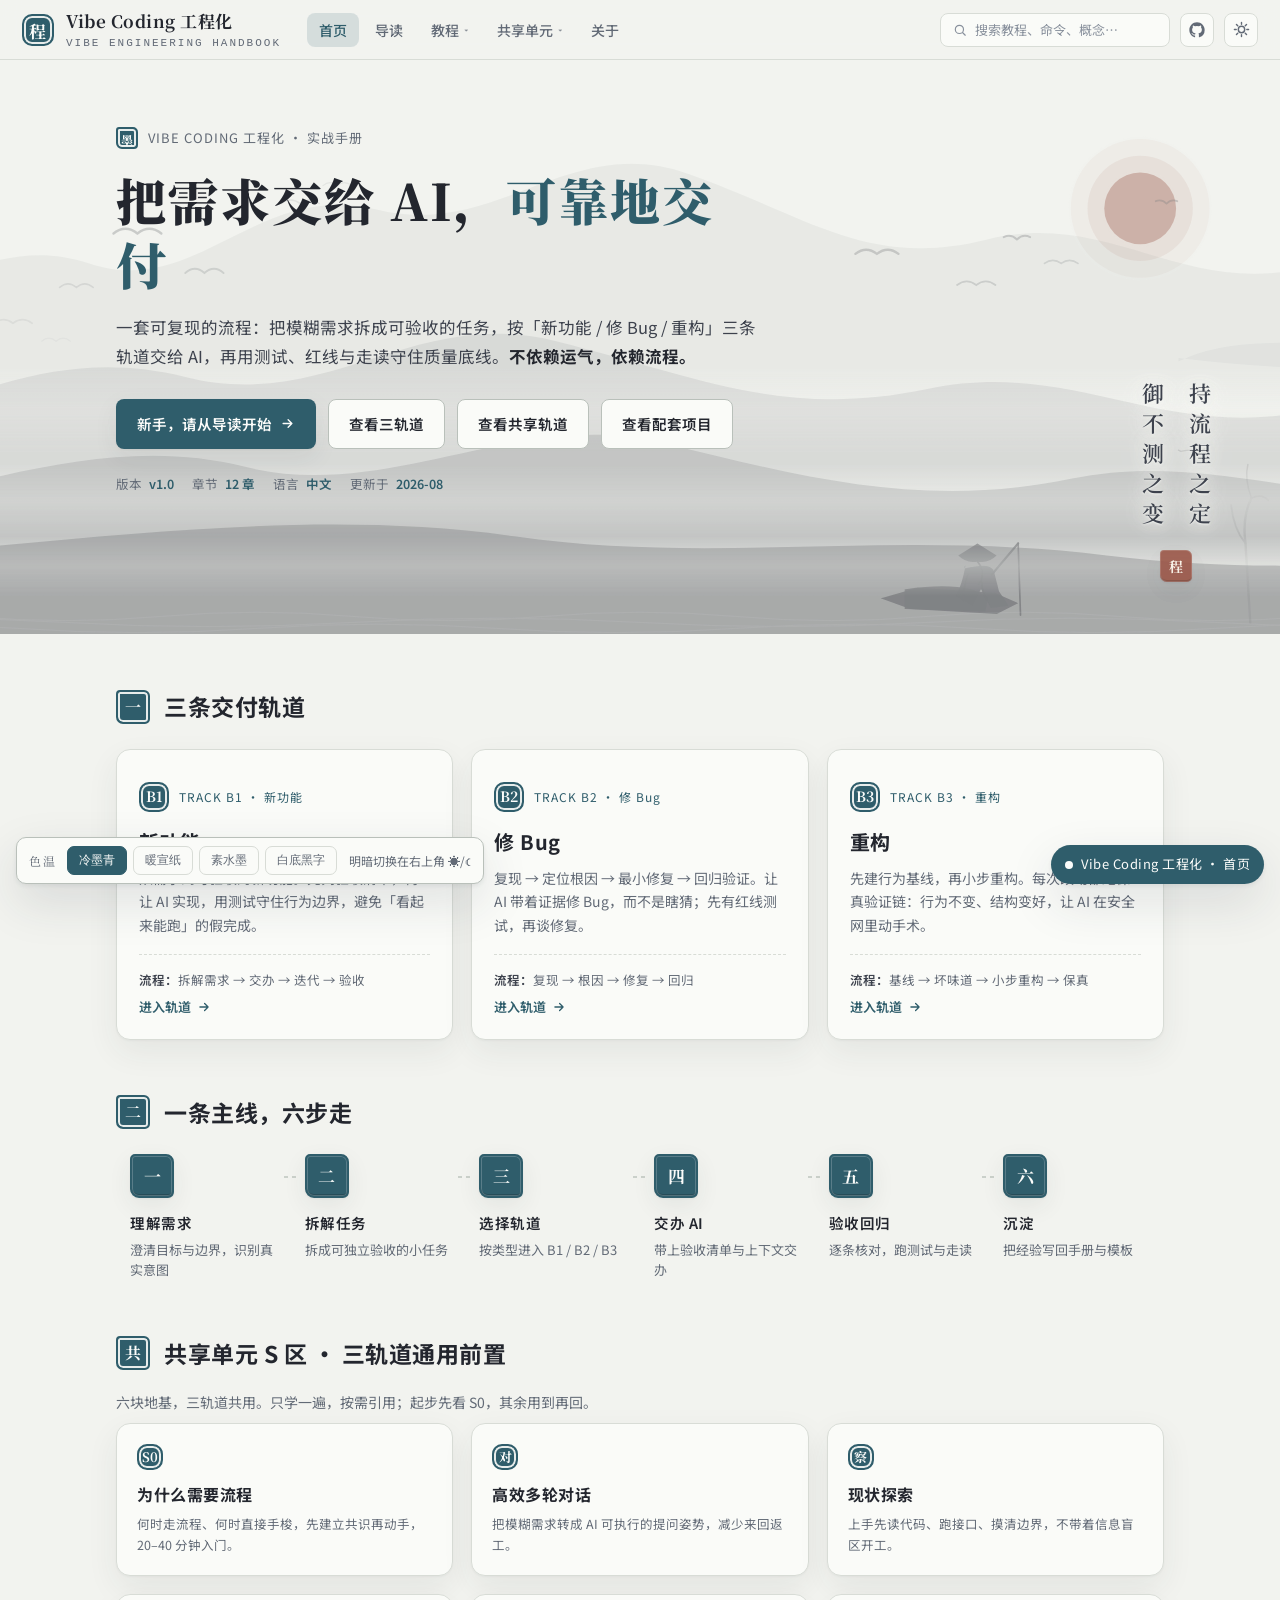
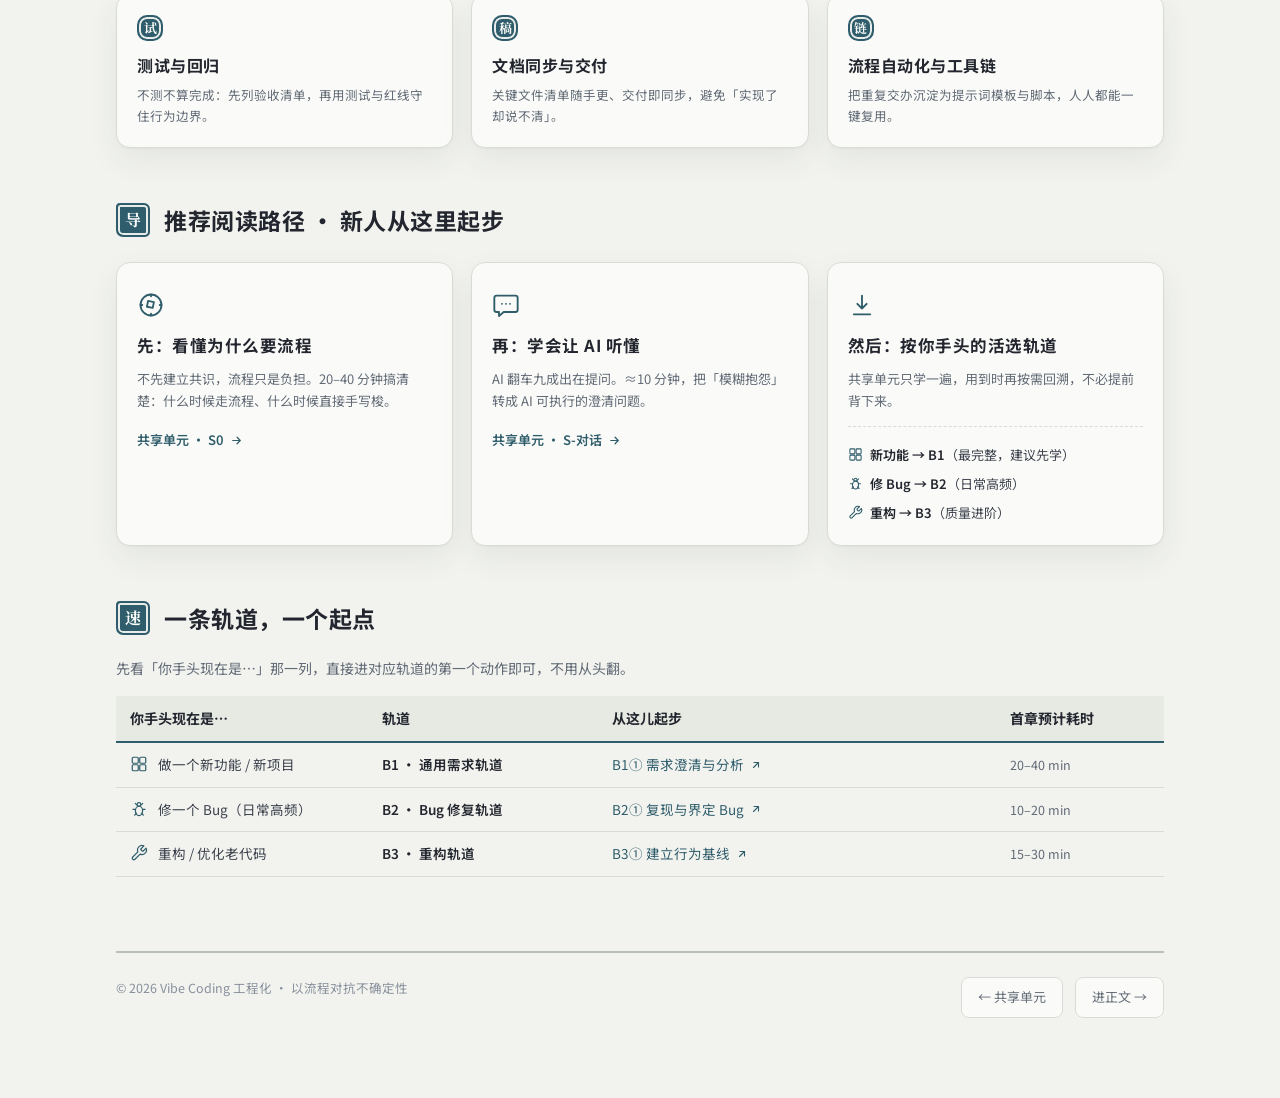
<file: index.html>
<!DOCTYPE html>
<html lang="zh-CN" data-theme="dark" data-temp="cool"><head>
<meta charset="UTF-8">
<meta name="viewport" content="width=device-width, initial-scale=1.0">
<title>首页 — Vibe Coding 工程化</title>
<link rel="preconnect" href="https://fonts.googleapis.com">
<link rel="preconnect" href="https://fonts.gstatic.com" crossorigin="">
<link href="https://fonts.googleapis.com/css2?family=Noto+Serif+SC:wght@500;600;700;900&amp;family=Noto+Sans+SC:wght@400;500;700&amp;display=swap" rel="stylesheet">
<link rel="stylesheet" href="assets/style.css?v=3">
</head>
<body>

<!-- ===== 顶部导航 ===== -->
<header class="topnav">
  <a class="brand" href="index.html">
    <span class="seal">程</span>
    <span>Vibe Coding 工程化<small>VIBE ENGINEERING HANDBOOK</small></span>
  </a>
  <nav class="nav-links">
    <a href="index.html" class="active">首页</a>
    <a href="doc.html?doc=00-导读/README.md">导读</a>
    <div class="nav-dd">
      <button class="nav-dd-btn" aria-haspopup="true" aria-expanded="false">教程 <span class="nav-caret">▾</span></button>
      <div class="nav-dd-menu">
        <a href="doc.html?doc=30-B1通用需求轨道/B1①-需求澄清与分析.md">B1 · 通用需求轨道</a>
        <a href="doc.html?doc=40-B2Bug修复轨道/B2①-复现与界定Bug.md">B2 · Bug 修复轨道</a>
        <a href="doc.html?doc=50-B3重构轨道/B3①-建立行为基线.md">B3 · 重构轨道</a>
      </div>
    </div>
    <div class="nav-dd">
      <button class="nav-dd-btn" aria-haspopup="true" aria-expanded="false">共享单元 <span class="nav-caret">▾</span></button>
      <div class="nav-dd-menu">
        <a href="doc.html?doc=10-共享单元/S0-为什么需要流程.md">S0 · 为什么需要流程</a>
        <a href="doc.html?doc=10-共享单元/S-A-现状探索.md">S-A · 现状探索</a>
        <a href="doc.html?doc=10-共享单元/S-B-测试与回归.md">S-B · 测试与回归</a>
        <a href="doc.html?doc=10-共享单元/S-C-文档同步与交付.md">S-C · 文档同步与交付</a>
        <a href="doc.html?doc=10-共享单元/S-D-流程自动化与工具链.md">S-D · 流程自动化与工具链</a>
        <a href="doc.html?doc=10-共享单元/S-对话-与AI高效多轮对话.md">S-E · 与 AI 高效多轮对话</a>
      </div>
    </div>
    <a href="about.html">关于</a>
  </nav>
  <div class="nav-actions">
    <div class="search">
      <svg width="14" height="14" viewBox="0 0 24 24" fill="none" stroke="currentColor" stroke-width="2" stroke-linecap="round"><circle cx="11" cy="11" r="7"></circle><path d="m21 21-4.3-4.3"></path></svg>
      <input placeholder="搜索教程、命令、概念…">
    </div>
    <a class="icon-btn" href="https://github.com/pchuan837-lab/vibe-coding-engineering" target="_blank" rel="noopener" title="GitHub" aria-label="GitHub">
      <svg width="16" height="16" viewBox="0 0 24 24" fill="currentColor"><path d="M12 .5C5.65.5.5 5.65.5 12c0 5.08 3.29 9.39 7.86 10.91.58.11.79-.25.79-.56v-2.17c-3.2.7-3.87-1.36-3.87-1.36-.52-1.33-1.28-1.68-1.28-1.68-1.04-.71.08-.7.08-.7 1.15.08 1.76 1.18 1.76 1.18 1.03 1.76 2.7 1.25 3.35.96.1-.75.4-1.25.72-1.54-2.55-.29-5.24-1.28-5.24-5.68 0-1.26.45-2.28 1.18-3.09-.12-.29-.51-1.46.11-3.05 0 0 .96-.31 3.15 1.18a10.9 10.9 0 0 1 5.74 0c2.19-1.49 3.15-1.18 3.15-1.18.62 1.59.23 2.76.11 3.05.73.81 1.18 1.83 1.18 3.09 0 4.41-2.69 5.38-5.25 5.66.41.36.78 1.06.78 2.14v3.17c0 .31.21.68.8.56A11.52 11.52 0 0 0 23.5 12C23.5 5.65 18.35.5 12 .5Z"></path></svg>
    </a>
    <button class="icon-btn theme-toggle" title="切换明暗" aria-label="切换明暗">
      <svg class="icon-sun" width="17" height="17" viewBox="0 0 24 24" fill="none" stroke="currentColor" stroke-width="2" stroke-linecap="round"><circle cx="12" cy="12" r="4.5"></circle><path d="M12 2v2.5M12 19.5V22M2 12h2.5M19.5 12H22M4.9 4.9l1.8 1.8M17.3 17.3l1.8 1.8M4.9 19.1l1.8-1.8M17.3 6.7l1.8-1.8"></path></svg>
      <svg class="icon-moon" width="17" height="17" viewBox="0 0 24 24" fill="none" stroke="currentColor" stroke-width="2" stroke-linecap="round" stroke-linejoin="round"><path d="M21 12.8A9 9 0 1 1 11.2 3a7 7 0 0 0 9.8 9.8Z"></path></svg>
    </button>
  </div>
</header>

<!-- ===== 卷首全幅水墨画（全宽，飞鸟/水纹/竹枝） ===== -->
<section class="hero">
  <div class="hero-inner">
    <div class="hero-grid">
      <div class="hero-text">
    <span class="kicker"><span class="seal">墨</span>VIBE CODING 工程化 · 实战手册</span>
    <h1>把需求交给 AI，<em>可靠地交付</em></h1>
    <p class="lead">一套可复现的流程：把模糊需求拆成可验收的任务，按「新功能 / 修 Bug / 重构」三条轨道交给 AI，再用测试、红线与走读守住质量底线。<strong>不依赖运气，依赖流程。</strong></p>
    <div class="hero-cta">
      <a class="btn btn-primary" href="doc.html?doc=00-导读/README.md">新手，请从导读开始
        <svg width="15" height="15" viewBox="0 0 24 24" fill="none" stroke="currentColor" stroke-width="2.2" stroke-linecap="round" stroke-linejoin="round"><path d="M5 12h14M13 6l6 6-6 6"></path></svg>
      </a>
      <a class="btn btn-ghost" href="#tracks">查看三轨道</a>
      <a class="btn btn-ghost" href="doc.html?doc=10-共享单元/S0-为什么需要流程.md">查看共享轨道</a>
      <a class="btn btn-ghost" href="about.html#projects">查看配套项目</a>
    </div>
    <div class="meta">
      <span>版本 <b>v1.0</b></span>
      <span>章节 <b>12 章</b></span>
      <span>语言 <b>中文</b></span>
      <span>更新于 <b>2026-08</b></span>
    </div>
      </div><!-- /hero-text -->
    </div><!-- /hero-grid -->
  </div><!-- /hero-inner -->

  <!-- 山水题字：竖排墨字直接写入画境，无纸底无边框，融入墨山 -->
  <div class="inscription" aria-hidden="true">
    <div class="in-poem">持流程之定<br>御不测之变</div>
    <span class="in-seal in-sign">程</span>
  </div>

  <!-- 水墨远山淡雾（飞鸟群 + 竹枝 + 水纹） -->
  <svg class="ink-scene" viewBox="0 0 1440 480" preserveAspectRatio="xMidYMax slice" aria-hidden="true">
    <defs>
      <linearGradient id="mist1" x1="0" y1="0" x2="0" y2="1">
        <stop offset="0" stop-color="var(--mist)" stop-opacity="0"></stop>
        <stop offset="0.5" stop-color="var(--mist)" stop-opacity="0.8"></stop>
        <stop offset="1" stop-color="var(--mist)" stop-opacity="0"></stop>
      </linearGradient>
      <linearGradient id="mist2" x1="0" y1="0" x2="0" y2="1">
        <stop offset="0" stop-color="var(--mist)" stop-opacity="0"></stop>
        <stop offset="0.5" stop-color="var(--mist)" stop-opacity="0.7"></stop>
        <stop offset="1" stop-color="var(--mist)" stop-opacity="0"></stop>
      </linearGradient>
      <linearGradient id="mist3" x1="0" y1="0" x2="0" y2="1">
        <stop offset="0" stop-color="var(--mist)" stop-opacity="0"></stop>
        <stop offset="0.5" stop-color="var(--mist)" stop-opacity="0.6"></stop>
        <stop offset="1" stop-color="var(--mist)" stop-opacity="0"></stop>
      </linearGradient>
    </defs>
    <circle cx="1138" cy="124" r="60" fill="var(--moon)" opacity="0.10"></circle>
    <circle cx="1138" cy="124" r="44" fill="var(--moon)" opacity="0.22"></circle>
    <circle cx="1138" cy="124" r="32" fill="var(--moon)"></circle>
    <!-- 墨日：白天模式同位置以墨色剪影作"日"，暗夜自动隐藏 -->
    <g class="sun" aria-hidden="true">
      <circle cx="1138" cy="124" r="58" fill="var(--seal)" opacity="0.08"></circle>
      <circle cx="1138" cy="124" r="44" fill="var(--seal)" opacity="0.16"></circle>
      <circle cx="1138" cy="124" r="30" fill="var(--seal)" opacity="0.7"></circle>
    </g>
    <!-- 飞鸟群 -->
    <g stroke="var(--scene-ink)" fill="none" stroke-linecap="round">
      <path d="M280,145 q10,-8 20,0 q10,-8 20,0" stroke-width="2" opacity="0.35"></path>
      <path d="M340,178 q8,-7 16,0 q8,-7 16,0" stroke-width="1.6" opacity="0.25"></path>
      <path d="M235,190 q7,-6 14,0 q7,-6 14,0" stroke-width="1.4" opacity="0.18"></path>
      <path d="M420,120 q8,-6 16,0 q8,-6 16,0" stroke-width="1.2" opacity="0.15"></path>
      <path d="M455,105 q6,-5 12,0 q6,-5 12,0" stroke-width="1" opacity="0.12"></path>
      <path d="M180,220 q8,-6 16,0 q8,-6 16,0" stroke-width="1.4" opacity="0.12"></path>
      <path d="M220,235 q6,-5 12,0 q6,-5 12,0" stroke-width="1" opacity="0.08"></path>
      <path d="M900,162 q9,-7 18,0 q9,-7 18,0" stroke-width="2" opacity="0.34"></path>
      <path d="M985,188 q8,-6 16,0 q8,-6 16,0" stroke-width="1.6" opacity="0.28"></path>
      <path d="M1058,170 q7,-5 14,0 q7,-5 14,0" stroke-width="1.4" opacity="0.24"></path>
    </g>
    <!-- 竹枝 -->
    <g stroke="var(--scene-ink)" fill="none" stroke-linecap="round" opacity="0.2">
      <path d="M1320,480 L1310,380 Q1305,350 1315,330" stroke-width="2"></path>
      <path d="M1230,470 L1226,404 Q1223,382 1231,366" stroke-width="2"></path>
      <path d="M1226,404 Q1216,392 1214,372" stroke-width="1.5"></path>
      <path d="M1231,366 Q1225,350 1228,338" stroke-width="1.2"></path>
      <path d="M1231,366 Q1240,362 1245,368" stroke-width="1.5"></path>
      <path d="M1310,380 Q1298,365 1295,340" stroke-width="1.5"></path>
      <path d="M1315,330 Q1308,310 1312,290" stroke-width="1.2"></path>
      <path d="M1315,330 Q1325,325 1330,330" stroke-width="1.5"></path>
      <path d="M1315,330 Q1305,325 1300,332" stroke-width="1.5"></path>
      <path d="M1295,340 Q1285,335 1280,342" stroke-width="1.2"></path>
      <path d="M1310,380 Q1320,375 1325,382" stroke-width="1.2"></path>
    </g>
    <!-- 远山淡雾（三层） -->
    <path d="M0,480 L0,250 C100,215 170,140 260,170 C350,200 400,100 500,125 C600,150 660,60 760,95 C860,130 910,175 1010,150 C1110,125 1170,195 1270,175 C1370,155 1410,215 1440,205 L1440,480 Z" fill="var(--scene-ink)" opacity="0.08"></path>
    <!-- 点景 · 一行远鸥（填补右上空白，淡墨“人”字两撇） -->
    <g stroke="var(--scene-ink)" fill="none" stroke-linecap="round" opacity="0.34">
      <path d="M1035,150 q5,-5 11,-2 M1035,150 q-5,-5 -11,-2" stroke-width="1.7"></path>
      <path d="M1160,120 q4,-4 9,-2 M1160,120 q-4,-4 -9,-2" stroke-width="1.5"></path>
      <path d="M1270,165 q4,-4 9,-2 M1270,165 q-4,-4 -9,-2" stroke-width="1.5"></path>
      <path d="M1340,140 q3,-3 7,-1 M1340,140 q-3,-3 -7,-1" stroke-width="1.3"></path>
    </g>
    <!-- 点景 · 一缕天际淡洲（远水接天处，极淡岛影） -->
    <path d="M1170,252 q42,-22 132,-13 q74,25 148,6 l0,-3 q-108,28 -280,7 z" fill="var(--scene-ink)" opacity="0.07"></path>
    <rect x="0" y="258" width="1440" height="70" fill="url(#mist1)"></rect>
    <path d="M0,480 L0,330 C140,295 220,235 340,265 C460,295 530,205 650,235 C770,265 840,300 960,275 C1080,250 1150,315 1270,295 C1390,275 1420,330 1440,325 L1440,480 Z" fill="var(--scene-ink)" opacity="0.15"></path>
    <rect x="0" y="338" width="1440" height="60" fill="url(#mist2)"></rect>
    <!-- 远景孤帆：极淡一叶隐于雾际，衬出“孤帆远影” -->
    <g class="dot-sail" stroke="var(--scene-ink)" fill="none" stroke-linecap="round">
      <path d="M1172,327 q9,-2 18,0 M1172,327 l-2,-1 M1190,326 l2,-1" stroke-width="1.1" opacity="0.26"></path>
    </g>
    <path d="M0,480 L0,390 C160,360 270,310 390,340 C510,370 620,290 740,320 C860,350 960,375 1080,350 C1200,325 1300,380 1440,365 L1440,480 Z" fill="var(--scene-ink)" opacity="0.24"></path>
    <!-- 点景 · 寒江独钓：乌篷船 + 蓑笠翁垂钓（红框位·下右水面中心偏左，翁面朝右，实墨作景料） -->
    <g class="dot-fisher" fill="none" stroke-linecap="round">
      <!-- 船身 -->
      <path fill="var(--scene-ink)" stroke="var(--scene-ink)" stroke-width="1.8" opacity="0.9" d="M924,450 L952,442 L1016,446 L1034,454 L1018,462 L946,458 Z"></path>
      <!-- 乌篷 -->
      <path fill="var(--scene-ink)" stroke="var(--scene-ink)" stroke-width="1.6" opacity="0.88" d="M942,443 Q994,436 1010,450 L1008,460 L942,458 Z"></path>
      <!-- 斗笠：上尖 + 下沿弧 -->
      <path fill="var(--scene-ink)" opacity="0.92" d="M986,414 L1002,404 L1018,414 Q1011,421 1002,419 Q993,421 986,414 Z"></path>
      <!-- 低头垂钓：头顶淡弧线 -->
      <path stroke="var(--scene-ink)" stroke-width="1.4" opacity="0.85" d="M1002,419 Q1010,429 1003,438"></path>
      <!-- 蓑衣：喇叭下摆斗篷 -->
      <path fill="var(--scene-ink)" opacity="0.9" d="M992,422 Q990,436 984,448 L998,456 L1005,442 L1013,458 L1028,456 L1020,444 L1016,428 Q1014,420 996,424 Q989,426 992,422 Z"></path>
      <!-- 蓑编结构线 -->
      <path stroke="var(--scene-ink)" stroke-width="1.4" opacity="0.85" d="M994,430 Q990,442 990,452 M1006,428 Q1004,442 1010,452"></path>
      <!-- 钓竿 + 钓线（朝右前伸） -->
      <path stroke="var(--scene-ink)" stroke-width="1.8" opacity="0.95" d="M1014,430 L1036,404"></path>
      <path stroke="var(--scene-ink)" stroke-width="1.4" opacity="0.9" d="M1036,404 L1038,464"></path>
    </g>
    <rect x="0" y="398" width="1440" height="50" fill="url(#mist3)"></rect>
    <path d="M0,480 L0,422 C240,404 430,372 615,398 C780,422 930,392 1110,414 C1270,433 1365,412 1440,428 L1440,480 Z" fill="var(--scene-ink)" opacity="0.4"></path>
    <!-- 点景 · 孤帆远影：近景扁舟已去，仅留远景孤帆 + 远鸥 + 淡洲 -->
    <!-- 水纹 -->
    <g stroke="var(--water)" fill="none" stroke-width="0.8" opacity="0.15">
      <path d="M0,475 Q100,468 200,475 Q300,482 400,475 Q500,468 600,475 Q700,482 800,475 Q900,468 1000,475 Q1100,482 1200,475 Q1300,468 1400,475 L1440,472"></path>
      <path d="M0,470 Q120,463 240,470 Q360,477 480,470 Q600,463 720,470 Q840,477 960,470 Q1080,463 1200,470 Q1320,477 1440,470"></path>
      <path d="M0,465 Q80,458 160,465 Q240,472 320,465 Q400,458 480,465 Q560,472 640,465 Q720,458 800,465 Q880,472 960,465 Q1040,458 1120,465 Q1200,472 1280,465 Q1360,458 1440,465"></path>
    </g>
  </svg>

</section>

<!-- ===== 主内容（居中，无侧边栏） ===== -->
<main class="main">

  <!-- 三轨道 -->
  <div class="section-head" id="tracks"><span class="seal">一</span><svg class="brush-mark" viewBox="0 0 40 14"><path d="M2,7 C12,3 24,11 38,6" stroke="currentColor" stroke-width="2.2" fill="none" stroke-linecap="round" opacity="0.55"></path></svg><h2>三条交付轨道</h2><span class="stitch"></span></div>
  <section class="tracks">
    <article class="track">
      <svg class="brush-top" viewBox="0 0 300 12" preserveAspectRatio="none"><path d="M0,7 C60,3 130,10 200,6 C240,4 275,8 300,5" stroke="currentColor" stroke-width="3.5" fill="none" stroke-linecap="round" opacity="0.30"></path></svg>
      <div class="head"><span class="seal">B1</span><span class="tag">TRACK B1 · 新功能</span></div>
      <h3>新功能</h3>
      <p>从需求到可验收的新功能。先列验收清单，再让 AI 实现，用测试守住行为边界，避免「看起来能跑」的假完成。</p>
      <div class="steps"><b>流程：</b>拆解需求 → 交办 → 迭代 → 验收</div>
      <a class="go" href="doc.html?doc=30-B1通用需求轨道/B1①-需求澄清与分析.md">进入轨道
        <svg width="14" height="14" viewBox="0 0 24 24" fill="none" stroke="currentColor" stroke-width="2.2" stroke-linecap="round" stroke-linejoin="round"><path d="M5 12h14M13 6l6 6-6 6"></path></svg>
      </a>
    </article>
    <article class="track">
      <svg class="brush-top" viewBox="0 0 300 12" preserveAspectRatio="none"><path d="M0,7 C60,3 130,10 200,6 C240,4 275,8 300,5" stroke="currentColor" stroke-width="3.5" fill="none" stroke-linecap="round" opacity="0.5"></path></svg>
      <div class="head"><span class="seal">B2</span><span class="tag">TRACK B2 · 修 Bug</span></div>
      <h3>修 Bug</h3>
      <p>复现 → 定位根因 → 最小修复 → 回归验证。让 AI 带着证据修 Bug，而不是瞎猜；先有红线测试，再谈修复。</p>
      <div class="steps"><b>流程：</b>复现 → 根因 → 修复 → 回归</div>
      <a class="go" href="doc.html?doc=40-B2Bug修复轨道/B2①-复现与界定Bug.md">进入轨道
        <svg width="14" height="14" viewBox="0 0 24 24" fill="none" stroke="currentColor" stroke-width="2.2" stroke-linecap="round" stroke-linejoin="round"><path d="M5 12h14M13 6l6 6-6 6"></path></svg>
      </a>
    </article>
    <article class="track">
      <svg class="brush-top" viewBox="0 0 300 12" preserveAspectRatio="none"><path d="M0,7 C60,3 130,10 200,6 C240,4 275,8 300,5" stroke="currentColor" stroke-width="3.5" fill="none" stroke-linecap="round" opacity="0.75"></path></svg>
      <div class="head"><span class="seal">B3</span><span class="tag">TRACK B3 · 重构</span></div>
      <h3>重构</h3>
      <p>先建行为基线，再小步重构。每次改动都跑保真验证链：行为不变、结构变好，让 AI 在安全网里动手术。</p>
      <div class="steps"><b>流程：</b>基线 → 坏味道 → 小步重构 → 保真</div>
      <a class="go" href="doc.html?doc=50-B3重构轨道/B3①-建立行为基线.md">进入轨道
        <svg width="14" height="14" viewBox="0 0 24 24" fill="none" stroke="currentColor" stroke-width="2.2" stroke-linecap="round" stroke-linejoin="round"><path d="M5 12h14M13 6l6 6-6 6"></path></svg>
      </a>
    </article>
  </section>

  <!-- 阅读路径 -->
  <div class="section-head"><span class="seal">二</span><svg class="brush-mark" viewBox="0 0 40 14"><path d="M2,7 C12,3 24,11 38,6" stroke="currentColor" stroke-width="2.2" fill="none" stroke-linecap="round" opacity="0.55"></path></svg><h2>一条主线，六步走</h2><span class="stitch"></span></div>
  <section class="path">
    <div class="path-steps">
      <div class="path-step"><span class="seal">一</span><h4>理解需求</h4><p>澄清目标与边界，识别真实意图</p></div>
      <div class="path-step"><span class="seal">二</span><h4>拆解任务</h4><p>拆成可独立验收的小任务</p></div>
      <div class="path-step"><span class="seal">三</span><h4>选择轨道</h4><p>按类型进入 B1 / B2 / B3</p></div>
      <div class="path-step"><span class="seal">四</span><h4>交办 AI</h4><p>带上验收清单与上下文交办</p></div>
      <div class="path-step"><span class="seal">五</span><h4>验收回归</h4><p>逐条核对，跑测试与走读</p></div>
      <div class="path-step"><span class="seal">六</span><h4>沉淀</h4><p>把经验写回手册与模板</p></div>
    </div>
  </section>

  <!-- 共享单元 S 区一览 -->
  <div class="section-head" id="shared"><span class="seal">共</span><svg class="brush-mark" viewBox="0 0 40 14"><path d="M2,7 C12,3 24,11 38,6" stroke="currentColor" stroke-width="2.2" fill="none" stroke-linecap="round" opacity="0.55"></path></svg><h2>共享单元 S 区 · 三轨道通用前置</h2><span class="stitch"></span></div>
  <p class="lead-note" style="margin:-4px 0 0;color:var(--muted);font-size:14px;line-height:1.7">六块地基，三轨道共用。只学一遍，按需引用；起步先看 S0，其余用到再回。</p>
  <section class="hub-cards">
    <a class="hub-card" href="doc.html?doc=10-共享单元/S0-为什么需要流程.md">
      <div class="head"><span class="seal">S0</span></div>
      <h3>为什么需要流程</h3>
      <p>何时走流程、何时直接手梭，先建立共识再动手，20–40 分钟入门。</p>
    </a>
    <a class="hub-card" href="doc.html?doc=10-共享单元/S-对话-与AI高效多轮对话.md">
      <div class="head"><span class="seal">对</span></div>
      <h3>高效多轮对话</h3>
      <p>把模糊需求转成 AI 可执行的提问姿势，减少来回返工。</p>
    </a>
    <a class="hub-card" href="doc.html?doc=10-共享单元/S-A-现状探索.md">
      <div class="head"><span class="seal">察</span></div>
      <h3>现状探索</h3>
      <p>上手先读代码、跑接口、摸清边界，不带着信息盲区开工。</p>
    </a>
    <a class="hub-card" href="doc.html?doc=10-共享单元/S-B-测试与回归.md">
      <div class="head"><span class="seal">试</span></div>
      <h3>测试与回归</h3>
      <p>不测不算完成：先列验收清单，再用测试与红线守住行为边界。</p>
    </a>
    <a class="hub-card" href="doc.html?doc=10-共享单元/S-C-文档同步与交付.md">
      <div class="head"><span class="seal">稿</span></div>
      <h3>文档同步与交付</h3>
      <p>关键文件清单随手更、交付即同步，避免「实现了却说不清」。</p>
    </a>
    <a class="hub-card" href="doc.html?doc=10-共享单元/S-D-流程自动化与工具链.md">
      <div class="head"><span class="seal">链</span></div>
      <h3>流程自动化与工具链</h3>
      <p>把重复交办沉淀为提示词模板与脚本，人人都能一键复用。</p>
    </a>
  </section>

  <!-- 推荐阅读路径 -->
  <div class="section-head" id="start"><span class="seal">导</span><svg class="brush-mark" viewBox="0 0 40 14"><path d="M2,7 C12,3 24,11 38,6" stroke="currentColor" stroke-width="2.2" fill="none" stroke-linecap="round" opacity="0.55"></path></svg><h2>推荐阅读路径 · 新人从这里起步</h2><span class="stitch"></span></div>
  <section class="guide-grid">
    <a class="guide-card gc-a" href="doc.html?doc=10-共享单元/S0-为什么需要流程.md">
      <svg class="brush-top" viewBox="0 0 300 12" preserveAspectRatio="none"><path d="M0,7 C60,3 130,10 200,6 C240,4 275,8 300,5" stroke="currentColor" stroke-width="3.5" fill="none" stroke-linecap="round" opacity="0.30"></path></svg>
      <div class="gc-icon"><svg viewBox="0 0 24 24" fill="none" stroke="currentColor" stroke-width="1.6" stroke-linecap="round" stroke-linejoin="round"><circle cx="12" cy="12" r="9"></circle><path d="M9.5 8.5l5 1-1 5-5-1z"></path><path d="M12 3v1.5M12 19.5V21M3 12h1.5M19.5 12H21"></path></svg></div>
      <div class="gc-title">先：看懂为什么要流程</div>
      <div class="gc-desc">不先建立共识，流程只是负担。20–40 分钟搞清楚：什么时候走流程、什么时候直接手写梭。</div>
      <span class="gc-cta">共享单元 · S0
        <svg viewBox="0 0 24 24" fill="none" stroke="currentColor" stroke-width="2.2" stroke-linecap="round" stroke-linejoin="round"><path d="M5 12h14M13 6l6 6-6 6"></path></svg>
      </span>
    </a>
    <a class="guide-card gc-b" href="doc.html?doc=10-共享单元/S-对话-与AI高效多轮对话.md">
      <svg class="brush-top" viewBox="0 0 300 12" preserveAspectRatio="none"><path d="M0,7 C60,3 130,10 200,6 C240,4 275,8 300,5" stroke="currentColor" stroke-width="3.5" fill="none" stroke-linecap="round" opacity="0.40"></path></svg>
      <div class="gc-icon"><svg viewBox="0 0 24 24" fill="none" stroke="currentColor" stroke-width="1.6" stroke-linecap="round" stroke-linejoin="round"><path d="M20 4H4a2 2 0 0 0-2 2v10a2 2 0 0 0 2 2h2v3.5L10 18h10a2 2 0 0 0 2-2V6a2 2 0 0 0-2-2z"></path><path d="M8.5 11h.01M12 11h.01M15.5 11h.01"></path></svg></div>
      <div class="gc-title">再：学会让 AI 听懂</div>
      <div class="gc-desc">AI 翻车九成出在提问。≈10 分钟，把「模糊抱怨」转成 AI 可执行的澄清问题。</div>
      <span class="gc-cta">共享单元 · S-对话
        <svg viewBox="0 0 24 24" fill="none" stroke="currentColor" stroke-width="2.2" stroke-linecap="round" stroke-linejoin="round"><path d="M5 12h14M13 6l6 6-6 6"></path></svg>
      </span>
    </a>
    <div class="guide-card gc-c">
      <svg class="brush-top" viewBox="0 0 300 12" preserveAspectRatio="none"><path d="M0,7 C60,3 130,10 200,6 C240,4 275,8 300,5" stroke="currentColor" stroke-width="3.5" fill="none" stroke-linecap="round" opacity="0.5"></path></svg>
      <div class="gc-icon"><svg viewBox="0 0 24 24" fill="none" stroke="currentColor" stroke-width="1.6" stroke-linecap="round" stroke-linejoin="round"><path d="M12 4v11m0 0-4-4m4 4 4-4"></path><path d="M5 20h14"></path></svg></div>
      <div class="gc-title">然后：按你手头的活选轨道</div>
      <div class="gc-desc">共享单元只学一遍，用到时再按需回溯，不必提前背下来。</div>
      <ul class="gc-list">
        <li><span class="tic"><svg viewBox="0 0 24 24" fill="none" stroke="currentColor" stroke-width="1.7" stroke-linecap="round" stroke-linejoin="round"><rect x="3" y="3" width="8" height="8" rx="1.4"></rect><rect x="13" y="3" width="8" height="8" rx="1.4"></rect><rect x="3" y="13" width="8" height="8" rx="1.4"></rect><rect x="13" y="13" width="8" height="8" rx="1.4"></rect></svg></span><b>新功能 → B1</b>（最完整，建议先学）</li>
        <li><span class="tic"><svg viewBox="0 0 24 24" fill="none" stroke="currentColor" stroke-width="1.7" stroke-linecap="round" stroke-linejoin="round"><circle cx="12" cy="6" r="2.5"></circle><path d="M9 6.5 7 4.5M15 6.5l2-2"></path><ellipse cx="12" cy="14.5" rx="4.8" ry="6.3"></ellipse><path d="M7.2 12.5H4M20 12.5h-3.2"></path><path d="M8.8 17.5 6.3 20M15.2 17.5l2.5 2.5"></path></svg></span><b>修 Bug → B2</b>（日常高频）</li>
        <li><span class="tic"><svg viewBox="0 0 24 24" fill="none" stroke="currentColor" stroke-width="1.7" stroke-linecap="round" stroke-linejoin="round"><path d="M14.7 6.3a1 1 0 0 0 0 1.4l1.6 1.6a1 1 0 0 0 1.4 0l3.77-3.77a6 6 0 0 1-7.94 7.94l-6.91 6.91a2.12 2.12 0 0 1-3-3l6.91-6.91a6 6 0 0 1 7.94-7.94l-3.76 3.76z"></path></svg></span><b>重构 → B3</b>（质量进阶）</li>
      </ul>
    </div>
  </section>

  <!-- 起步直达表 -->
  <div class="section-head" id="quick"><span class="seal">速</span><svg class="brush-mark" viewBox="0 0 40 14"><path d="M2,7 C12,3 24,11 38,6" stroke="currentColor" stroke-width="2.2" fill="none" stroke-linecap="round" opacity="0.55"></path></svg><h2>一条轨道，一个起点</h2><span class="stitch"></span></div>
  <p class="lead-note" style="margin:-4px 0 0;color:var(--muted);font-size:14px;line-height:1.7">先看「你手头现在是…」那一列，直接进对应轨道的第一个动作即可，不用从头翻。</p>
  <div class="track-table-wrap">
    <table class="track-table">
      <thead>
        <tr>
          <th style="width:24%">你手头现在是…</th>
          <th style="width:22%">轨道</th>
          <th>从这儿起步</th>
          <th style="width:16%">首章预计耗时</th>
        </tr>
      </thead>
      <tbody>
        <tr>
          <td><span class="emo"><svg viewBox="0 0 24 24" fill="none" stroke="currentColor" stroke-width="1.6" stroke-linecap="round" stroke-linejoin="round"><rect x="3" y="3" width="8" height="8" rx="1.4"></rect><rect x="13" y="3" width="8" height="8" rx="1.4"></rect><rect x="3" y="13" width="8" height="8" rx="1.4"></rect><rect x="13" y="13" width="8" height="8" rx="1.4"></rect></svg></span> 做一个新功能 / 新项目</td>
          <td><span class="route">B1 · 通用需求轨道</span></td>
          <td><a class="start-link" href="doc.html?doc=30-B1通用需求轨道/B1①-需求澄清与分析.md">B1① 需求澄清与分析 <svg width="12" height="12" viewBox="0 0 24 24" fill="none" stroke="currentColor" stroke-width="2.2" stroke-linecap="round" stroke-linejoin="round"><path d="M7 17 17 7M8 7h9v9"></path></svg></a></td>
          <td><span class="eta">20–40 min</span></td>
        </tr>
        <tr>
          <td><span class="emo"><svg viewBox="0 0 24 24" fill="none" stroke="currentColor" stroke-width="1.6" stroke-linecap="round" stroke-linejoin="round"><circle cx="12" cy="6" r="2.5"></circle><path d="M9 6.5 7 4.5M15 6.5l2-2"></path><ellipse cx="12" cy="14.5" rx="4.8" ry="6.3"></ellipse><path d="M7.2 12.5H4M20 12.5h-3.2"></path><path d="M8.8 17.5 6.3 20M15.2 17.5l2.5 2.5"></path></svg></span> 修一个 Bug（日常高频）</td>
          <td><span class="route">B2 · Bug 修复轨道</span></td>
          <td><a class="start-link" href="doc.html?doc=40-B2Bug修复轨道/B2①-复现与界定Bug.md">B2① 复现与界定 Bug <svg width="12" height="12" viewBox="0 0 24 24" fill="none" stroke="currentColor" stroke-width="2.2" stroke-linecap="round" stroke-linejoin="round"><path d="M7 17 17 7M8 7h9v9"></path></svg></a></td>
          <td><span class="eta">10–20 min</span></td>
        </tr>
        <tr>
          <td><span class="emo"><svg viewBox="0 0 24 24" fill="none" stroke="currentColor" stroke-width="1.6" stroke-linecap="round" stroke-linejoin="round"><path d="M14.7 6.3a1 1 0 0 0 0 1.4l1.6 1.6a1 1 0 0 0 1.4 0l3.77-3.77a6 6 0 0 1-7.94 7.94l-6.91 6.91a2.12 2.12 0 0 1-3-3l6.91-6.91a6 6 0 0 1 7.94-7.94l-3.76 3.76z"></path></svg></span> 重构 / 优化老代码</td>
          <td><span class="route">B3 · 重构轨道</span></td>
          <td><a class="start-link" href="doc.html?doc=50-B3重构轨道/B3①-建立行为基线.md">B3① 建立行为基线 <svg width="12" height="12" viewBox="0 0 24 24" fill="none" stroke="currentColor" stroke-width="2.2" stroke-linecap="round" stroke-linejoin="round"><path d="M7 17 17 7M8 7h9v9"></path></svg></a></td>
          <td><span class="eta">15–30 min</span></td>
        </tr>
      </tbody>
    </table>
  </div>

  <!-- 页脚 -->
  <footer class="footer">
    <div>© 2026 Vibe Coding 工程化 · 以流程对抗不确定性</div>
    <div class="pager">
      <a href="doc.html?doc=10-共享单元/S0-为什么需要流程.md">← 共享单元</a>
      <a href="doc.html?doc=30-B1通用需求轨道/B1①-需求澄清与分析.md">进正文 →</a>
    </div>
  </footer>

  </main>

<div class="preview-badge"><span class="bdot"></span>Vibe Coding 工程化 · 首页</div>

<!-- ===== 色温控制台（固定左下角） ===== -->
<div class="temp-ctl">
  <span class="ctl-label">色温</span>
  <button data-t="cool" class="active">冷墨青</button>
  <button data-t="warm">暖宣纸</button>
  <button data-t="ink">素水墨</button>
  <button data-t="plain">白底黑字</button>
  <span class="ctl-hint">明暗切换在右上角 ☀/☾</span>
</div>

<script src="assets/app.js"></script>

</body></html>
</file>
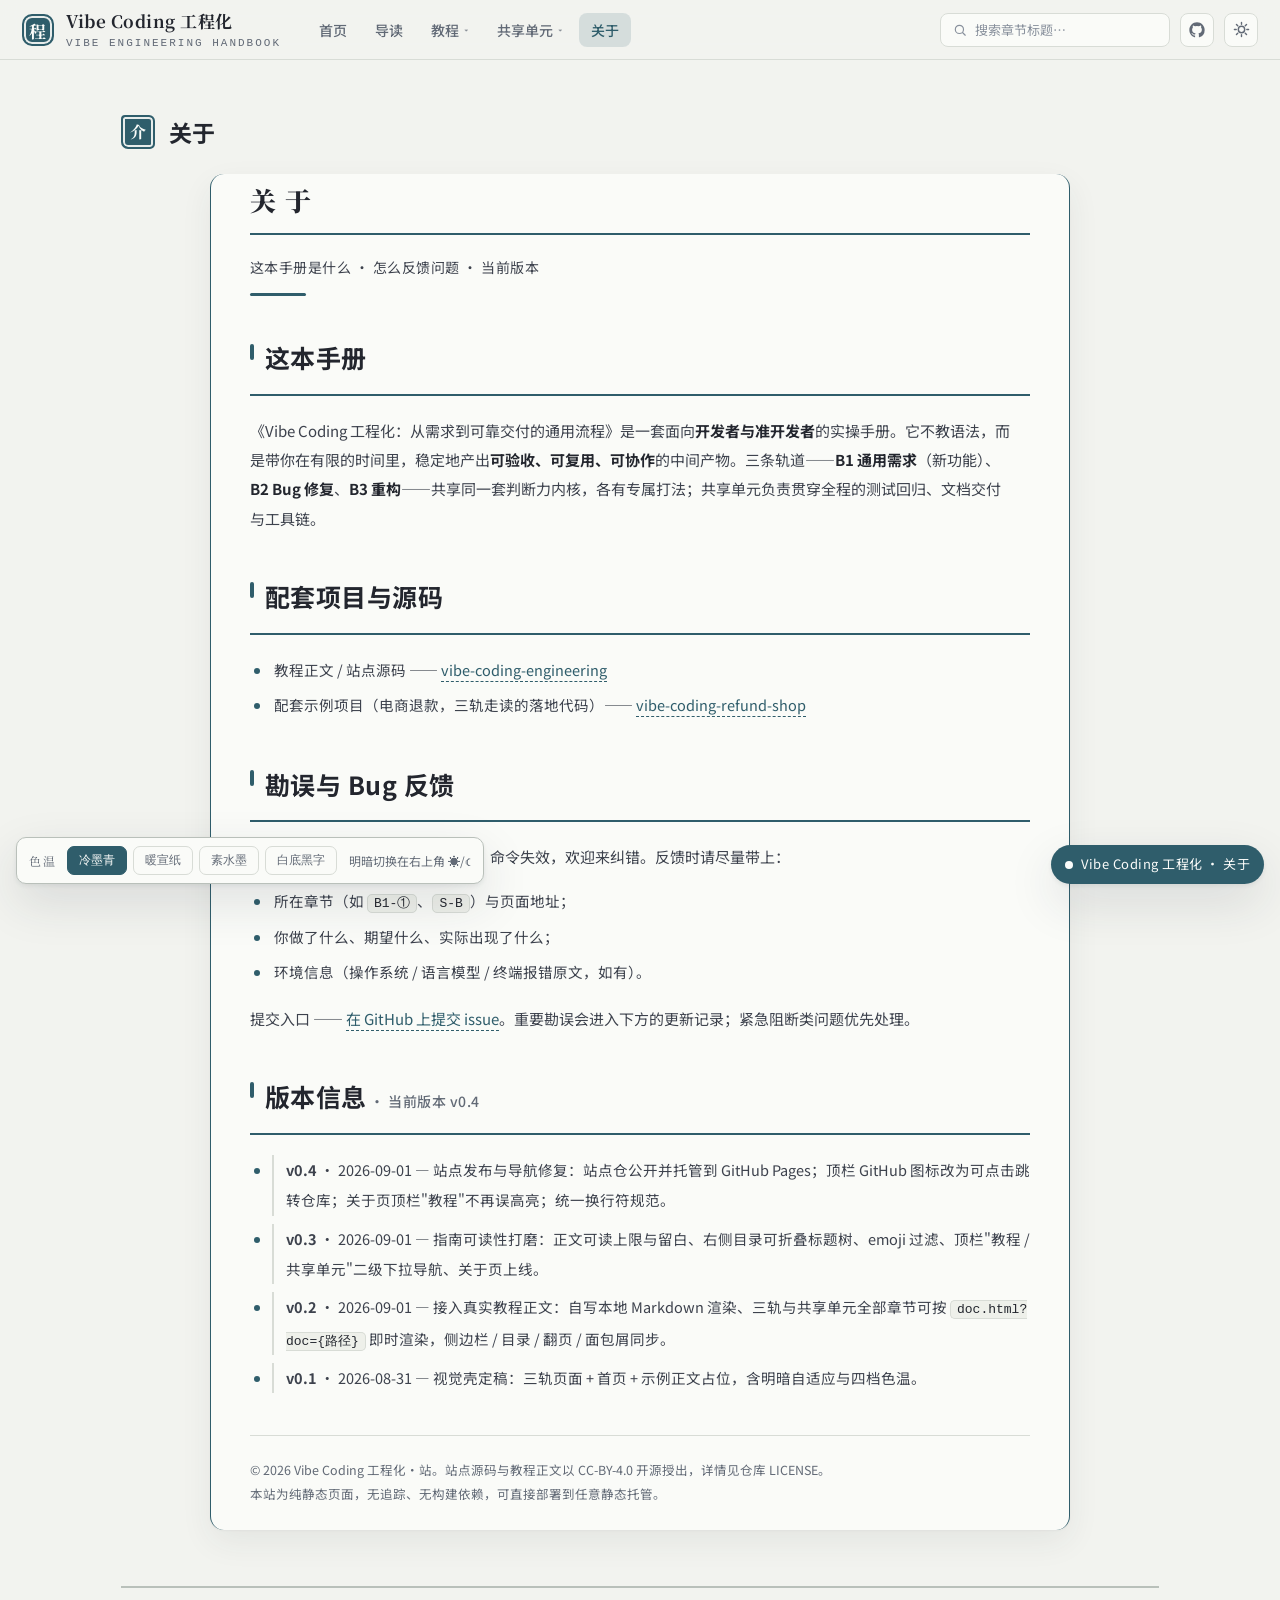
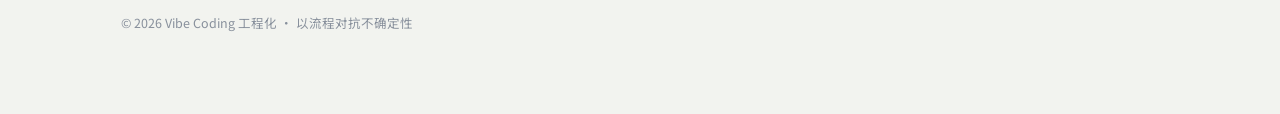
<file: about.html>
<!DOCTYPE html>
<html lang="zh-CN" data-theme="light" data-temp="cool"><head>
<meta charset="UTF-8">
<meta name="viewport" content="width=device-width, initial-scale=1.0">
<title>关于 — Vibe Coding 工程化</title>
<link rel="preconnect" href="https://fonts.googleapis.com">
<link rel="preconnect" href="https://fonts.gstatic.com" crossorigin="">
<link href="https://fonts.googleapis.com/css2?family=Noto+Serif+SC:wght@500;600;700;900&family=Noto+Sans+SC:wght@400;500;700&display=swap" rel="stylesheet">
<link rel="stylesheet" href="assets/style.css">
</head>
<body class="about-page">
<header class="topnav">
  <a class="brand" href="index.html">
    <span class="seal">程</span>
    <span>Vibe Coding 工程化<small>VIBE ENGINEERING HANDBOOK</small></span>
  </a>
  <nav class="nav-links">
    <a href="index.html">首页</a>
    <a href="doc.html?doc=00-导读/README.md">导读</a>
    <div class="nav-dd">
      <button class="nav-dd-btn" aria-haspopup="true" aria-expanded="false">教程 <span class="nav-caret">▾</span></button>
      <div class="nav-dd-menu">
        <a href="doc.html?doc=30-B1通用需求轨道/B1①-需求澄清与分析.md">B1 · 通用需求轨道</a>
        <a href="doc.html?doc=40-B2Bug修复轨道/B2①-复现与界定Bug.md">B2 · Bug 修复轨道</a>
        <a href="doc.html?doc=50-B3重构轨道/B3①-建立行为基线.md">B3 · 重构轨道</a>
      </div>
    </div>
    <div class="nav-dd">
      <button class="nav-dd-btn" aria-haspopup="true" aria-expanded="false">共享单元 <span class="nav-caret">▾</span></button>
      <div class="nav-dd-menu">
        <a href="doc.html?doc=10-共享单元/S0-为什么需要流程.md">S0 · 为什么需要流程</a>
        <a href="doc.html?doc=10-共享单元/S-A-现状探索.md">S-A · 现状探索</a>
        <a href="doc.html?doc=10-共享单元/S-B-测试与回归.md">S-B · 测试与回归</a>
        <a href="doc.html?doc=10-共享单元/S-C-文档同步与交付.md">S-C · 文档同步与交付</a>
        <a href="doc.html?doc=10-共享单元/S-D-流程自动化与工具链.md">S-D · 流程自动化与工具链</a>
        <a href="doc.html?doc=10-共享单元/S-对话-与AI高效多轮对话.md">S-E · 与 AI 高效多轮对话</a>
      </div>
    </div>
    <a href="about.html" class="active">关于</a>
  </nav>
  <div class="nav-actions">
    <div class="search">
      <svg width="14" height="14" viewBox="0 0 24 24" fill="none" stroke="currentColor" stroke-width="2" stroke-linecap="round"><circle cx="11" cy="11" r="7"></circle><path d="m21 21-4.3-4.3"></path></svg>
      <input id="search-input" placeholder="搜索章节标题…">
    </div>
    <a class="icon-btn" href="https://github.com/pchuan837-lab/vibe-coding-engineering" target="_blank" rel="noopener" title="GitHub" aria-label="GitHub">
      <svg width="16" height="16" viewBox="0 0 24 24" fill="currentColor"><path d="M12 .5C5.65.5.5 5.65.5 12c0 5.08 3.29 9.39 7.86 10.91.58.11.79-.25.79-.56v-2.17c-3.2.7-3.87-1.36-3.87-1.36-.52-1.33-1.28-1.68-1.28-1.68-1.04-.71.08-.7.08-.7 1.15.08 1.76 1.18 1.76 1.18 1.03 1.76 2.7 1.25 3.35.96.1-.75.4-1.25.72-1.54-2.55-.29-5.24-1.28-5.24-5.68 0-1.26.45-2.28 1.18-3.09-.12-.29-.51-1.46.11-3.05 0 0 .96-.31 3.15 1.18a10.9 10.9 0 0 1 5.74 0c2.19-1.49 3.15-1.18 3.15-1.18.62 1.59.23 2.76.11 3.05.73.81 1.18 1.83 1.18 3.09 0 4.41-2.69 5.38-5.25 5.66.41.36.78 1.06.78 2.14v3.17c0 .31.21.68.8.56A11.52 11.52 0 0 0 23.5 12C23.5 5.65 18.35.5 12 .5Z"></path></svg>
    </a>
    <button class="icon-btn theme-toggle" title="切换明暗" aria-label="切换明暗">
      <svg class="icon-sun" width="17" height="17" viewBox="0 0 24 24" fill="none" stroke="currentColor" stroke-width="2" stroke-linecap="round"><circle cx="12" cy="12" r="4.5"></circle><path d="M12 2v2.5M12 19.5V22M2 12h2.5M19.5 12H22M4.9 4.9l1.8 1.8M17.3 17.3l1.8 1.8M4.9 19.1l1.8-1.8M17.3 6.7l1.8-1.8"></path></svg>
      <svg class="icon-moon" width="17" height="17" viewBox="0 0 24 24" fill="none" stroke="currentColor" stroke-width="2" stroke-linecap="round" stroke-linejoin="round"><path d="M21 12.8A9 9 0 1 1 11.2 3a7 7 0 0 0 9.8 9.8Z"></path></svg>
    </button>
  </div>
</header>

<div class="layout">
  <!-- ===== 主内容（关于页） ===== -->
  <main class="content">
    <div class="section-head"><span class="seal" id="crumb-seal">介</span><svg class="brush-mark" viewBox="0 0 40 14"><path d="M2,7 C12,3 24,11 38,6" stroke="currentColor" stroke-width="2.2" fill="none" stroke-linecap="round" opacity="0.55"></path></svg><h2 id="crumb-title">关于</h2><span class="stitch"></span></div>

    <section class="doc-demo">
      <div class="doc-wrap is-static" id="doc-body">
        <div class="about-inner">
          <h1 class="about-main">关 于</h1>
          <p class="about-sub">这本手册是什么 · 怎么反馈问题 · 当前版本</p>
          <div class="about-sep"></div>

          <div class="about-block">
            <h2 class="about-h">这本手册</h2>
            <p class="about-p">《Vibe Coding 工程化：从需求到可靠交付的通用流程》是一套面向<strong>开发者与准开发者</strong>的实操手册。它不教语法，而是带你在有限的时间里，稳定地产出<strong>可验收、可复用、可协作</strong>的中间产物。三条轨道——<strong>B1 通用需求</strong>（新功能）、<strong>B2 Bug 修复</strong>、<strong>B3 重构</strong>——共享同一套判断力内核，各有专属打法；共享单元负责贯穿全程的测试回归、文档交付与工具链。</p>
          </div>

          <div class="about-block" id="projects">
            <h2 class="about-h">配套项目与源码</h2>
            <ul class="about-list">
              <li>教程正文 / 站点源码 —— <a href="https://github.com/pchuan837-lab/vibe-coding-engineering" target="_blank" rel="noopener">vibe-coding-engineering</a></li>
              <li>配套示例项目（电商退款，三轨走读的落地代码）—— <a href="https://github.com/pchuan837-lab/vibe-coding-refund-shop" target="_blank" rel="noopener">vibe-coding-refund-shop</a></li>
            </ul>
          </div>

          <div class="about-block">
            <h2 class="about-h">勘误与 Bug 反馈</h2>
            <p class="about-p">如果你发现正文错误、步骤走不通、命令失效，欢迎来纠错。反馈时请尽量带上：</p>
            <ul class="about-list">
              <li>所在章节（如 <code>B1-①</code>、<code>S-B</code>）与页面地址；</li>
              <li>你做了什么、期望什么、实际出现了什么；</li>
              <li>环境信息（操作系统 / 语言模型 / 终端报错原文，如有）。</li>
            </ul>
            <p class="about-p">提交入口 —— <a href="https://github.com/pchuan837-lab/vibe-coding-engineering/issues" target="_blank" rel="noopener">在 GitHub 上提交 issue</a>。重要勘误会进入下方的更新记录；紧急阻断类问题优先处理。</p>
          </div>

          <div class="about-block">
            <h2 class="about-h">版本信息<span class="about-like"> · 当前版本 v0.4</span></h2>
            <ul class="about-list about-log">
              <li><b>v0.4</b> · 2026-09-01 — 站点发布与导航修复：站点仓公开并托管到 GitHub Pages；顶栏 GitHub 图标改为可点击跳转仓库；关于页顶栏"教程"不再误高亮；统一换行符规范。</li>
              <li><b>v0.3</b> · 2026-09-01 — 指南可读性打磨：正文可读上限与留白、右侧目录可折叠标题树、emoji 过滤、顶栏"教程 / 共享单元"二级下拉导航、关于页上线。</li>
              <li><b>v0.2</b> · 2026-09-01 — 接入真实教程正文：自写本地 Markdown 渲染、三轨与共享单元全部章节可按 <code>doc.html?doc={路径}</code> 即时渲染，侧边栏 / 目录 / 翻页 / 面包屑同步。</li>
              <li><b>v0.1</b> · 2026-08-31 — 视觉壳定稿：三轨页面 + 首页 + 示例正文占位，含明暗自适应与四档色温。</li>
            </ul>
          </div>

          <div class="about-foot">
            <p>© 2026 Vibe Coding 工程化·站。站点源码与教程正文以 CC-BY-4.0 开源授出，详情见仓库 LICENSE。<br>本站为纯静态页面，无追踪、无构建依赖，可直接部署到任意静态托管。</p>
          </div>
        </div>
      </div>
    </section>

    <footer class="footer">
      <div>© 2026 Vibe Coding 工程化 · 以流程对抗不确定性</div>
    </footer>
  </main>
</div>

<!-- ===== 色温控制台 ===== -->
<div class="temp-ctl">
  <span class="ctl-label">色温</span>
  <button data-t="cool" class="active">冷墨青</button>
  <button data-t="warm">暖宣纸</button>
  <button data-t="ink">素水墨</button>
  <button data-t="plain">白底黑字</button>
  <span class="ctl-hint">明暗切换在右上角 ☀/☾</span>
</div>

<script src="assets/js/render-md.js"></script>
<script src="assets/js/data.js"></script>
<script src="assets/app.js"></script>
<script>
/* ===== 统一正文加载器 ===== */
(function () {
  'use strict';

  function $(s, c) { return (c || document).querySelector(s); }
  function qa(s, c) { return Array.prototype.slice.call((c || document).querySelectorAll(s)); }
  function esc(s) {
    return String(s == null ? '' : s)
      .replace(/&/g, '&amp;').replace(/</g, '&lt;').replace(/>/g, '&gt;')
      .replace(/"/g, '&quot;').replace(/'/g, '&#39;');
  }

  // 从 CATALOG 展平的条目里取 "数字徽标"
  function numOf(t) {
    var m = String(t).match(/^([0-9A-Za-z\u4e00-\u9fa5\u00B7①-]+)/);
    var code = m ? m[1].replace(/\u00B7+$/, '') : t.slice(0, 1);
    if (code.length > 4) code = code.slice(0, 2);
    return code;
  }

  // 生成左侧章节树
  function buildSidebar(activeFile) {
    var nav = $('#side-nav');
    if (!nav) return;
    var html = '';
    window.CATALOG.forEach(function (g) {
      var open = g.items.some(function (it) { return it.f === activeFile; });
      html += '<div class="side-group' + (open ? ' is-open' : '') + '">';
      html += '<div class="side-label">' + esc(g.title) + '</div>';
      g.items.forEach(function (it) {
        var on = it.f === activeFile;
        html += '<a class="side-link' + (on ? ' active' : '') + '" href="doc.html?doc=' +
          encodeURIComponent(it.f) + '" title="' + esc(window.fullTitle(it)) + '">' +
          '<span class="num">' + esc(it.n || numOf(it.t)) + '</span>' + esc(it.t) + '</a>';
      });
      html += '</div>';
    });
    nav.innerHTML = html;
  }

  // TOC：可折叠大纲（H2 一级，H3/H4 为子级），每个父标题一个折叠箭头，当前标题高亮
  function tocLev(tag) { return tag === 'H4' ? 2 : tag === 'H3' ? 1 : 0; }

  // 过滤标题里的图形 emoji / 变体选择符 / 零宽连接符（仅目录展示用，不动正文）
  function stripEmoji(s) {
    return String(s)
      .replace(/[\u{1F000}-\u{1FAFF}\u{1F900}-\u{1F9FF}\u{2600}-\u{27BF}\u{2B00}-\u{2BFF}\u{FE0F}\u{200D}]/gu, '')
      .replace(/\s+/g, ' ').trim();
  }

  function buildToc() {
    var box = $('#toc-links');
    if (!box) return;
    var heads = qa('#doc-body h2, #doc-body h3, #doc-body h4');
    if (!heads.length) { box.innerHTML = '<span class="toc-empty">（本章无小节）</span>'; return; }
    var entries = heads.map(function (h) {
      if (!h.id) h.id = 'sec-' + Math.random().toString(36).slice(2, 8);
      return { id: h.id, text: stripEmoji(h.textContent), level: tocLev(h.tagName) };
    });
    // 组装树：子条目挂在最近的上一层条目下
    var nodes = entries.map(function (d) { return { data: d, children: [] }; });
    var stack = [];
    nodes.forEach(function (n) {
      while (stack.length && stack[stack.length - 1].data.level >= n.data.level) stack.pop();
      if (stack.length) stack[stack.length - 1].children.push(n);
      stack.push(n);
    });
    function render(n) {
      var has = n.children && n.children.length;
      var car = has ? '<button class="toc-car" data-role="car">▸</button>' : '<span class="toc-car ghost"></span>';
      var sub = has ? '<div class="toc-sub">' + n.children.map(render).join('') + '</div>' : '';
      return '<div class="toc-node">' + car +
        '<a class="toc-link toc-lv' + n.data.level + '" href="#' + n.data.id + '">' + esc(n.data.text) + '</a>' +
        sub + '</div>';
    }
    var html = '<div class="toc-tree">' +
      nodes.filter(function (n) { return n.data.level === 0; }).map(render).join('') +
      '</div>';
    box.innerHTML = html;
    tocCars();
    tocBind();
    tocScroll();
  }

  function tocCars() {
    qa('.toc-tree .toc-car:not(.ghost)').forEach(function (c) {
      c.classList.toggle('on', !c.closest('.toc-node').classList.contains('collapsed'));
    });
  }

  function tocBind() {
    var tree = $('.toc-tree');
    if (!tree) return;
    tree.addEventListener('click', function (e) {
      var car = e.target.closest('.toc-car');
      if (!car || car.classList.contains('ghost')) return;
      e.preventDefault();
      var nd = car.closest('.toc-node');
      nd.classList.toggle('collapsed');
      tocCars(); tocScroll();
    });
  }

  // 滚动高亮当前最近标题（只统计可见 / 未折叠的链接，绑定一次）
  function tocScroll() {
    if (!window.__tocScroll) {
      window.__tocScroll = function () {
        var links = [];
        qa('.toc-tree .toc-link').forEach(function (a) {
          var nd = a.closest('.toc-node');
          var p = nd.parentElement;
          while (p && !p.classList.contains('toc-tree')) {
            if (p.classList.contains('toc-node') && p.classList.contains('collapsed')) return;
            p = p.parentElement;
          }
          var el = document.getElementById(a.getAttribute('href').slice(1));
          if (el) links.push({ a: a, el: el });
        });
        if (!links.length) return;
        var mark = links[0];
        links.forEach(function (x) { if (x.el.getBoundingClientRect().top <= 90) mark = x; });
        links.forEach(function (x) { x.a.classList.toggle('active', x.a === mark.a); });
      };
      window.addEventListener('scroll', window.__tocScroll, { passive: true });
    }
    window.__tocScroll();
  }

  // 处理正文里相对路径的 .md 链接 → 转成 doc.html?doc=
  function rebaseLinks(basePath) {
    var dir = String(basePath).split('/');
    dir.pop(); // 去掉文件名，保留目录
    qa('#doc-body a').forEach(function (a) {
      var href = a.getAttribute('href');
      if (!href) return;
      if (/^[a-z]+:/i.test(href) || href.charAt(0) === '#' || href.charAt(0) === '/') return;
      // 相对 .md → 规整为相对 content/ 的路径
      var parts = href.split(/[\\/]/);
      var stack = dir.slice();
      parts.forEach(function (seg) {
        if (seg === '.' || seg === '') return;
        if (seg === '..') stack.pop();
        else stack.push(seg);
      });
      var rel = stack.join('/');
      a.setAttribute('href', 'doc.html?doc=' + encodeURIComponent(rel));
    });
  }

  function setPager(cur, list) {
    var i = 0;
    for (var k = 0; k < list.length; k++) {
      if (list[k].f === cur) { i = k; break; }
    }
    var box = $('#pager');
    if (!box || !list.length) return;
    function fullOf(it) { return window.fullTitle ? window.fullTitle(it) : it.t; }
    var prev = i > 0 ? '<a href="doc.html?doc=' + encodeURIComponent(list[i - 1].f) + '">← ' + esc(fullOf(list[i - 1])) + '</a>' : '<span>← 第一章</span>';
    var next = i < list.length - 1 ? '<a href="doc.html?doc=' + encodeURIComponent(list[i + 1].f) + '">' + esc(fullOf(list[i + 1])) + ' →</a>' : '<span>最后一章 →</span>';
    var home = '<a href="index.html">首页</a>';
    box.innerHTML = home + prev + next;
  }

  // 全文线性顺序（导读→共享→工具→B1→B2→B3→大纲），用于上一章/下一章
  function linear() {
    var arr = [];
    window.CATALOG.forEach(function (g) {
      arr = arr.concat(g.items);
    });
    return arr;
  }

  function load() {
    if (document.getElementById('doc-body').classList.contains('is-static')) return;
    var qs = new URLSearchParams(location.search);
    var file = qs.get('doc') || '00-导读/README.md';
    buildSidebar(file);
    var flat = window.FLAT || [];
    var item = null;
    for (var i = 0; i < flat.length; i++) if (flat[i].f === file) { item = flat[i]; break; }

    var sealtxt = '程';
    if (item) {
      var sm = String(item.n || '').match(/^(B\d+)/);
      sealtxt = sm ? sm[1] : (item.n || '');
    }
    $('#crumb-seal').textContent = sealtxt;
    $('#crumb-title').textContent = item ? item.t : '未找到章节';
    document.title = (item ? window.fullTitle(item) + ' · ' : '') + 'Vibe Coding 工程化';

    fetch('content/' + file)
      .then(function (r) { if (!r.ok) throw new Error('HTTP ' + r.status); return r.text(); })
      .then(function (md) {
        $('#doc-body').innerHTML = window.renderMarkdown(md);
        rebaseLinks(file);
        buildToc();
        setPager(file, linear());
        if (item) setActiveNav(item.group);
      })
      .catch(function () {
        $('#doc-body').innerHTML =
          '<div class="doc-missing"><h2>未能载入该章节</h2><p>文件不存在或路径有误：<code>' +
          esc(file) + '</code></p><p><a href="index.html">返回首页</a></p></div>';
      });
  }

  function setActiveNav(groupTitle) {
    var links = qa('.nav-links > a, .nav-links > .nav-dd');
    links.forEach(function (a) { a.classList.remove('active'); });
    var map = { '00 · 导读': 1, '10 · 共享单元': 3, '20 · 工具库': 3, '大纲': 2, '30 · B1 通用需求轨道': 2, '40 · B2 Bug 修复轨道': 2, '50 · B3 重构轨道': 2 };
    var idx = map[groupTitle];
    if (idx != null && links[idx]) links[idx].classList.add('active');
  }

  // 回车跳转到搜索命中的第一条
  function bindSearch(list) {
    var inp = $('#search-input');
    if (!inp) return;
    inp.addEventListener('keydown', function (e) {
      if (e.key !== 'Enter') return;
      var q = inp.value.trim().toLowerCase();
      if (!q) return;
      var hit = null;
      for (var i = 0; i < list.length; i++) {
        if (list[i].t.toLowerCase().indexOf(q) >= 0 || list[i].f.toLowerCase().indexOf(q) >= 0) { hit = list[i]; break; }
      }
      if (hit) location.href = 'doc.html?doc=' + encodeURIComponent(hit.f);
    });
  }

  load();
  bindSearch(linear());
})();
</script>
<div class="preview-badge"><span class="bdot"></span>Vibe Coding 工程化 · 关于</div>
</body>
</html>
</file>
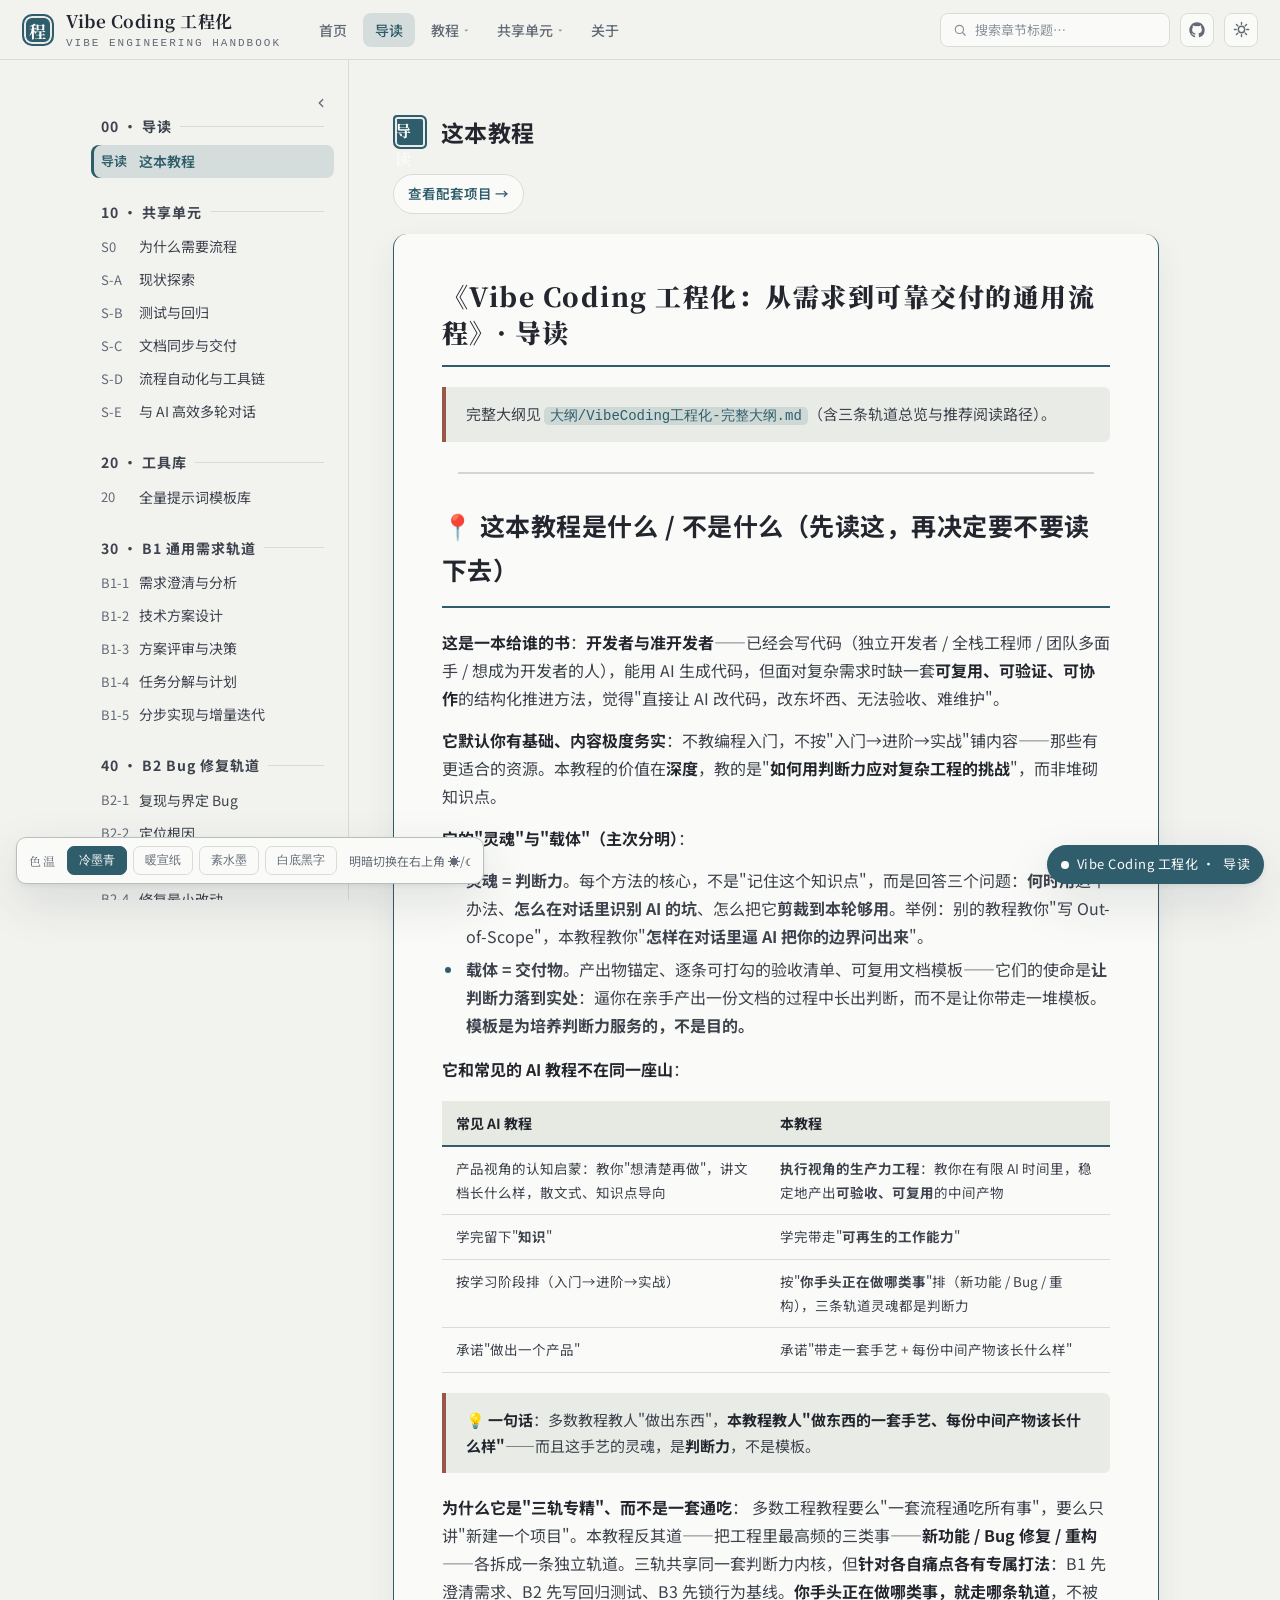
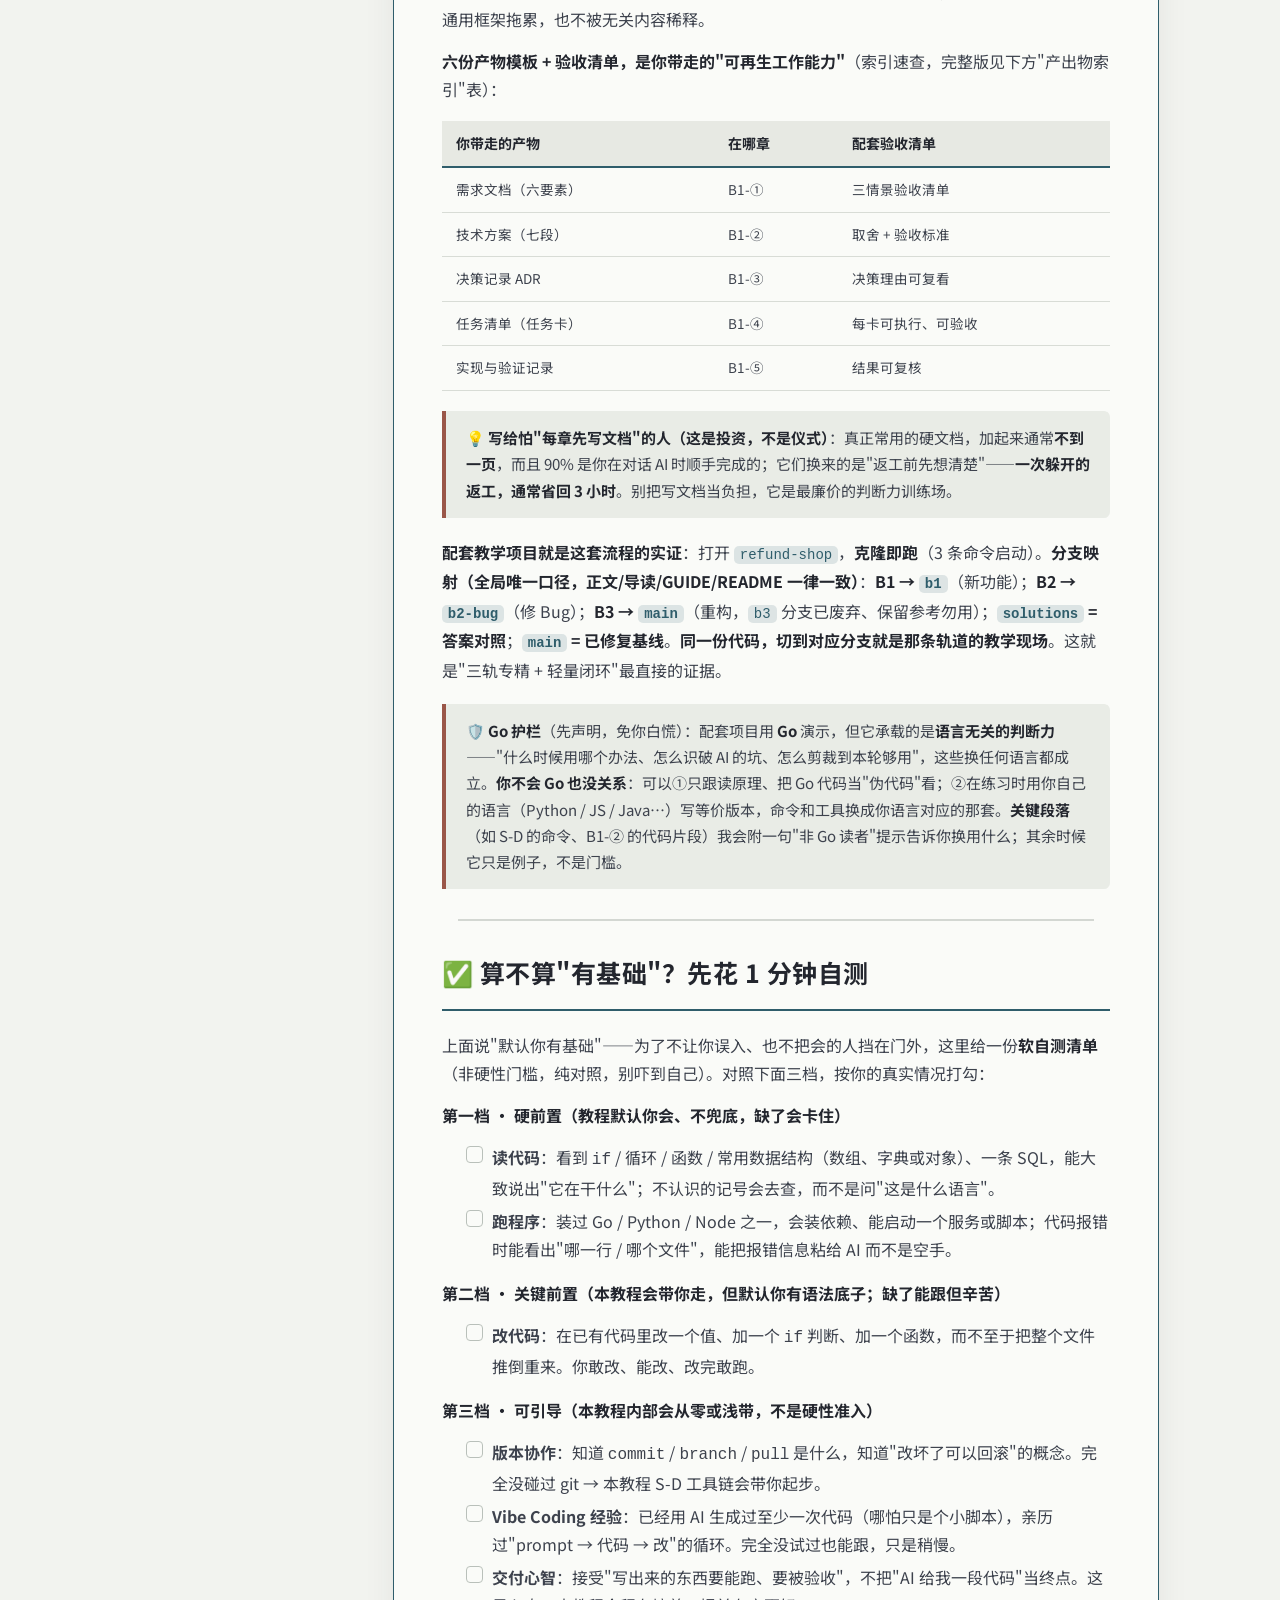
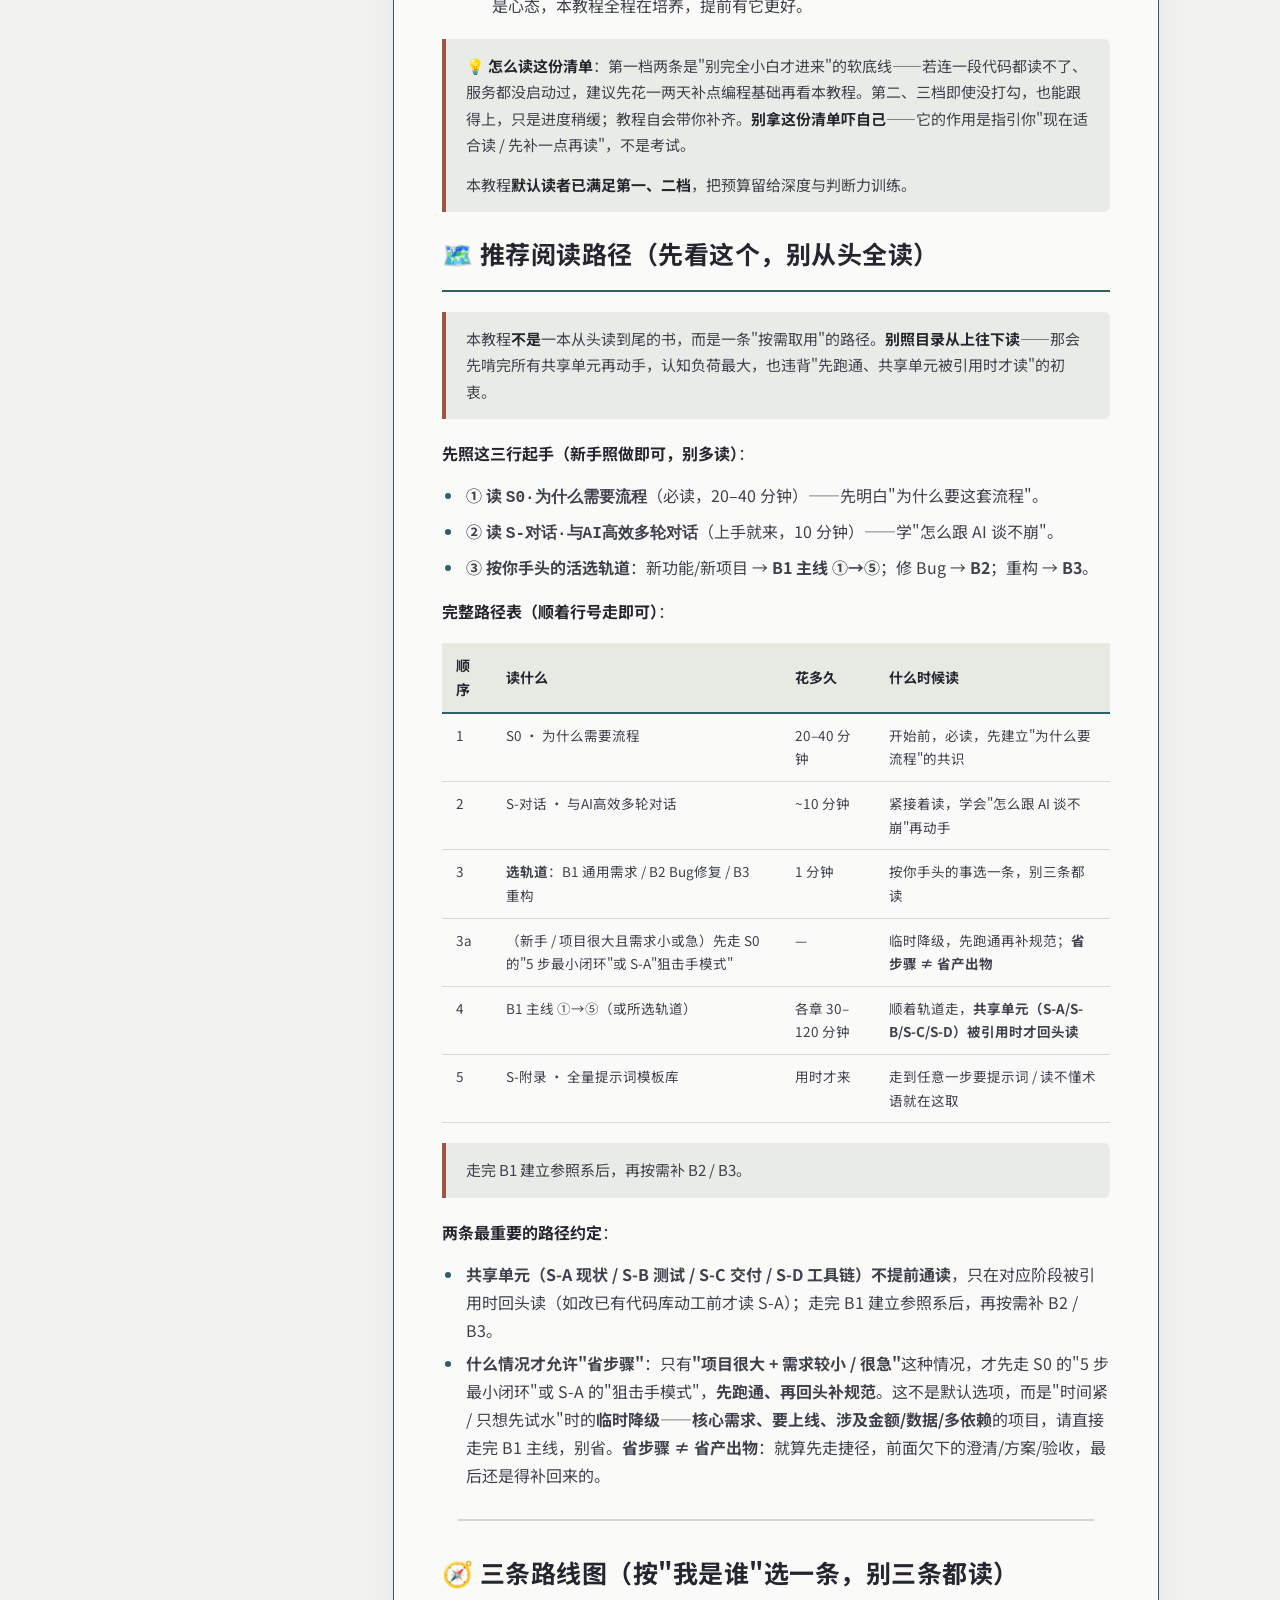
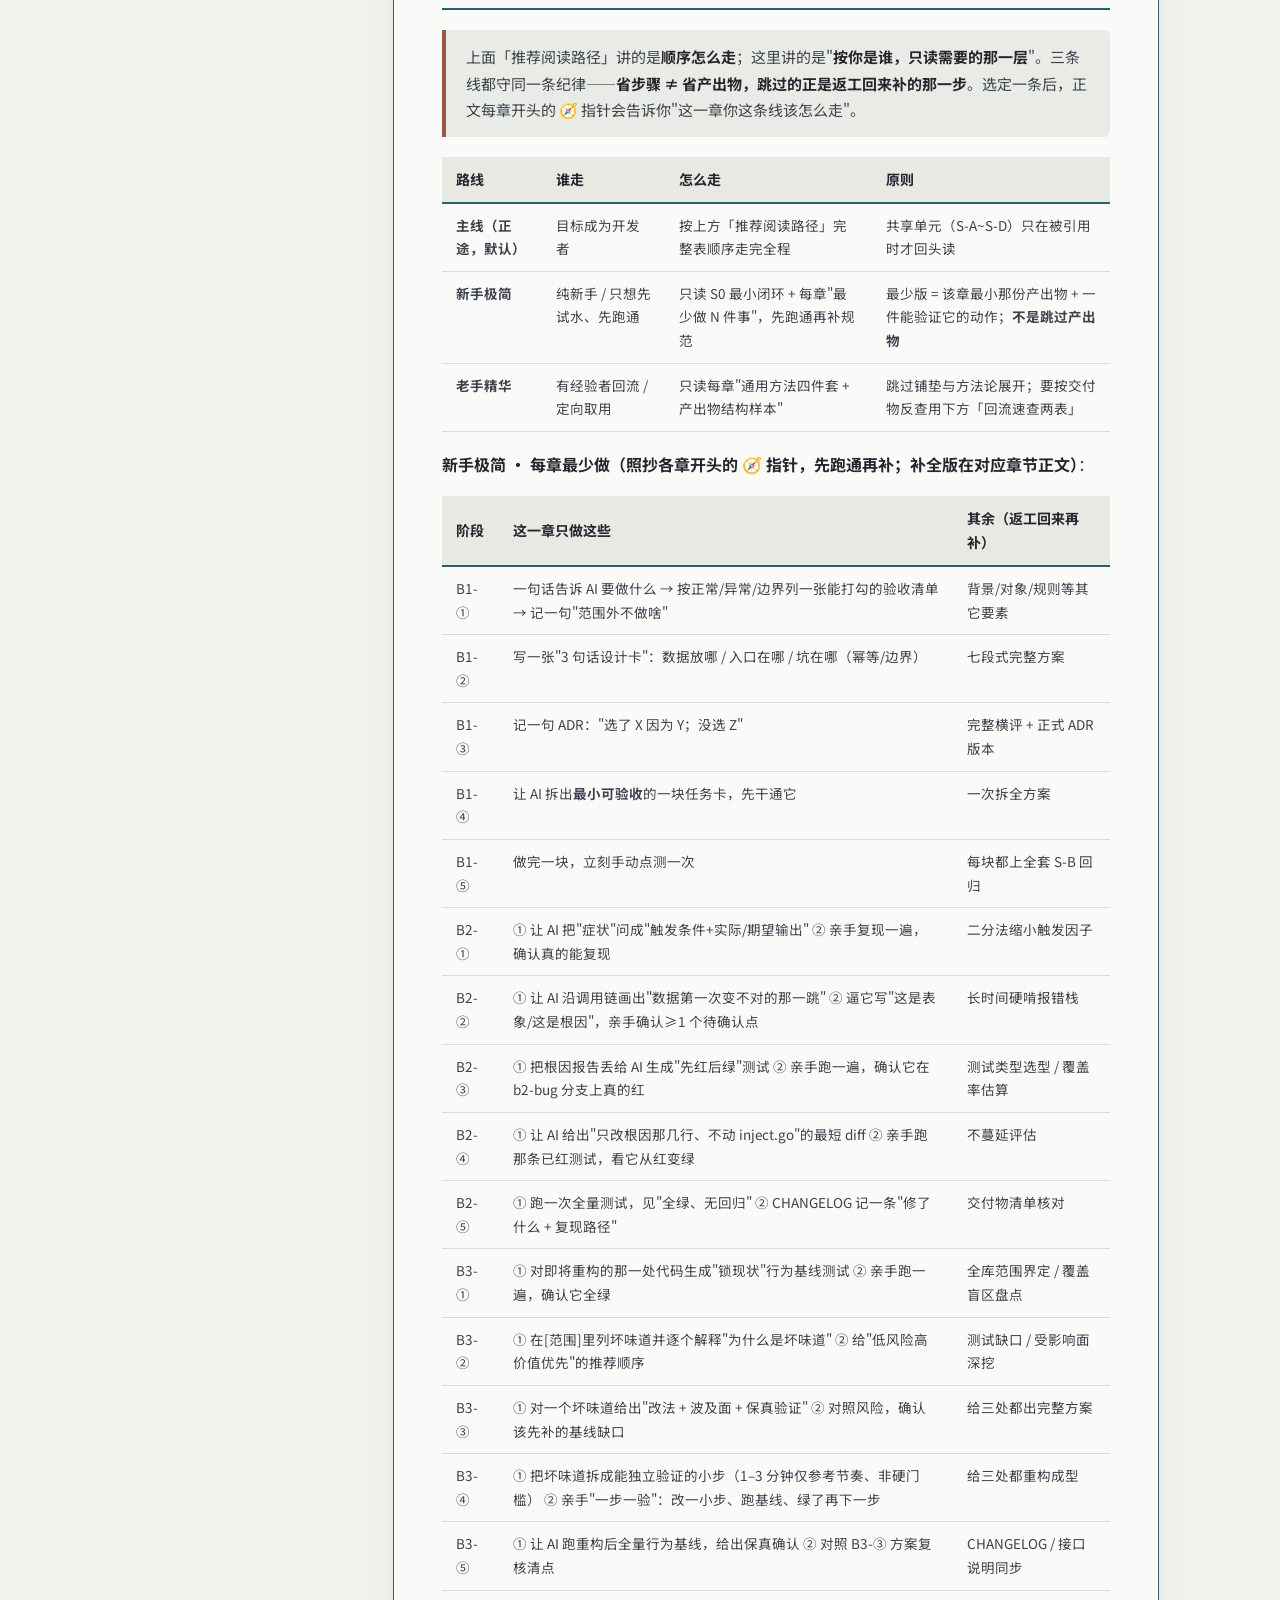
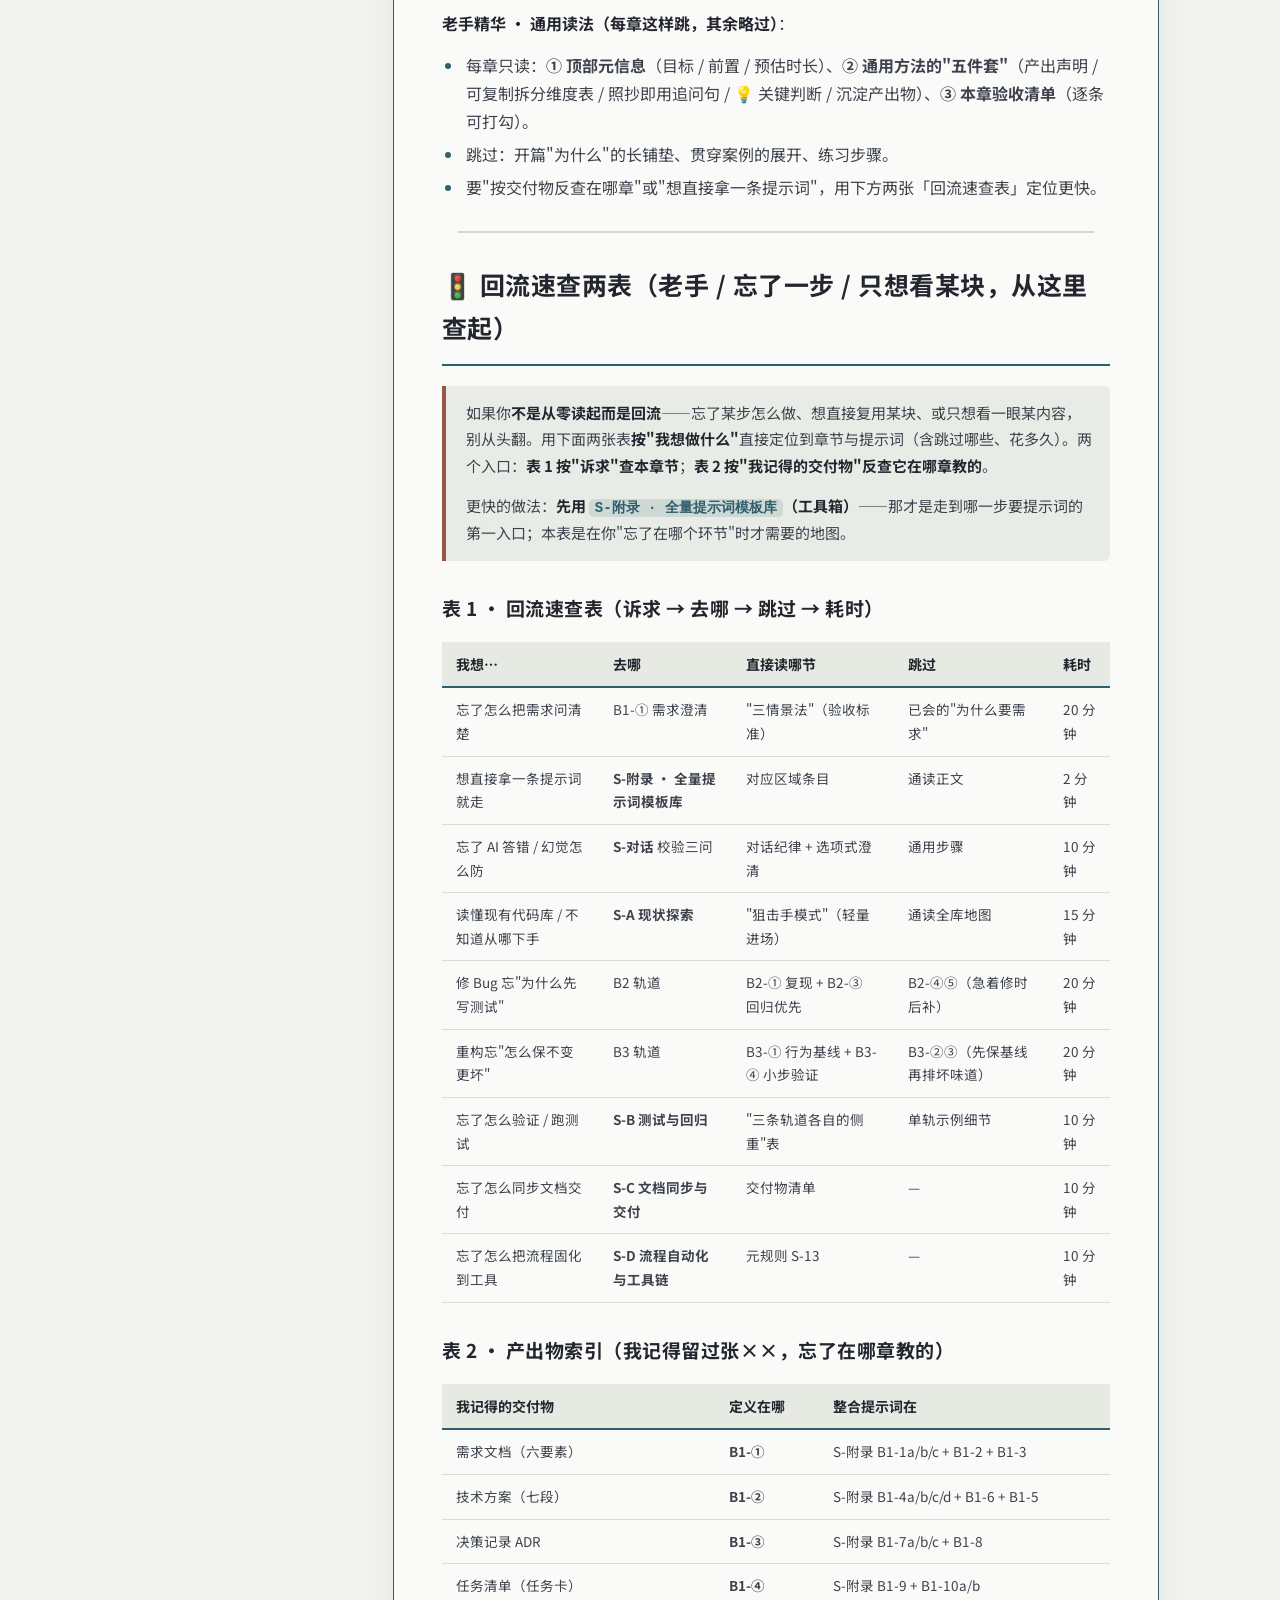
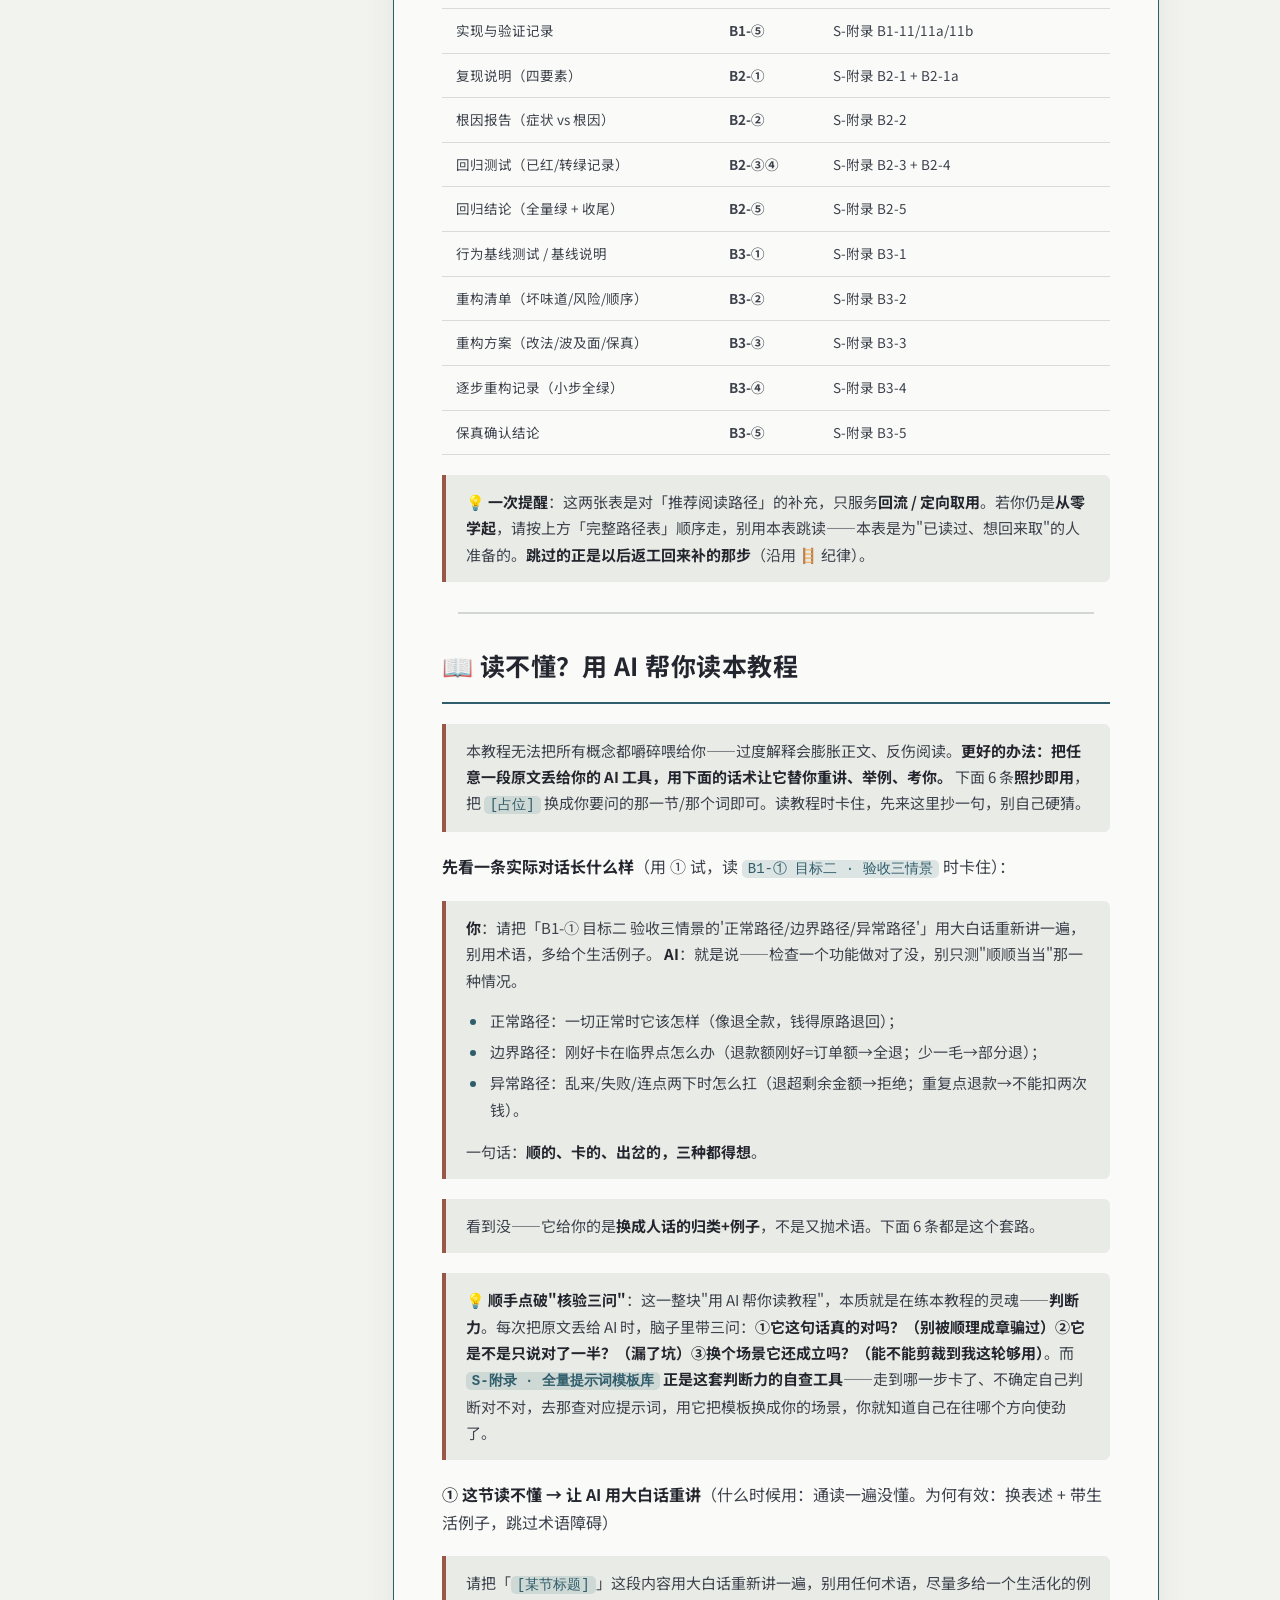
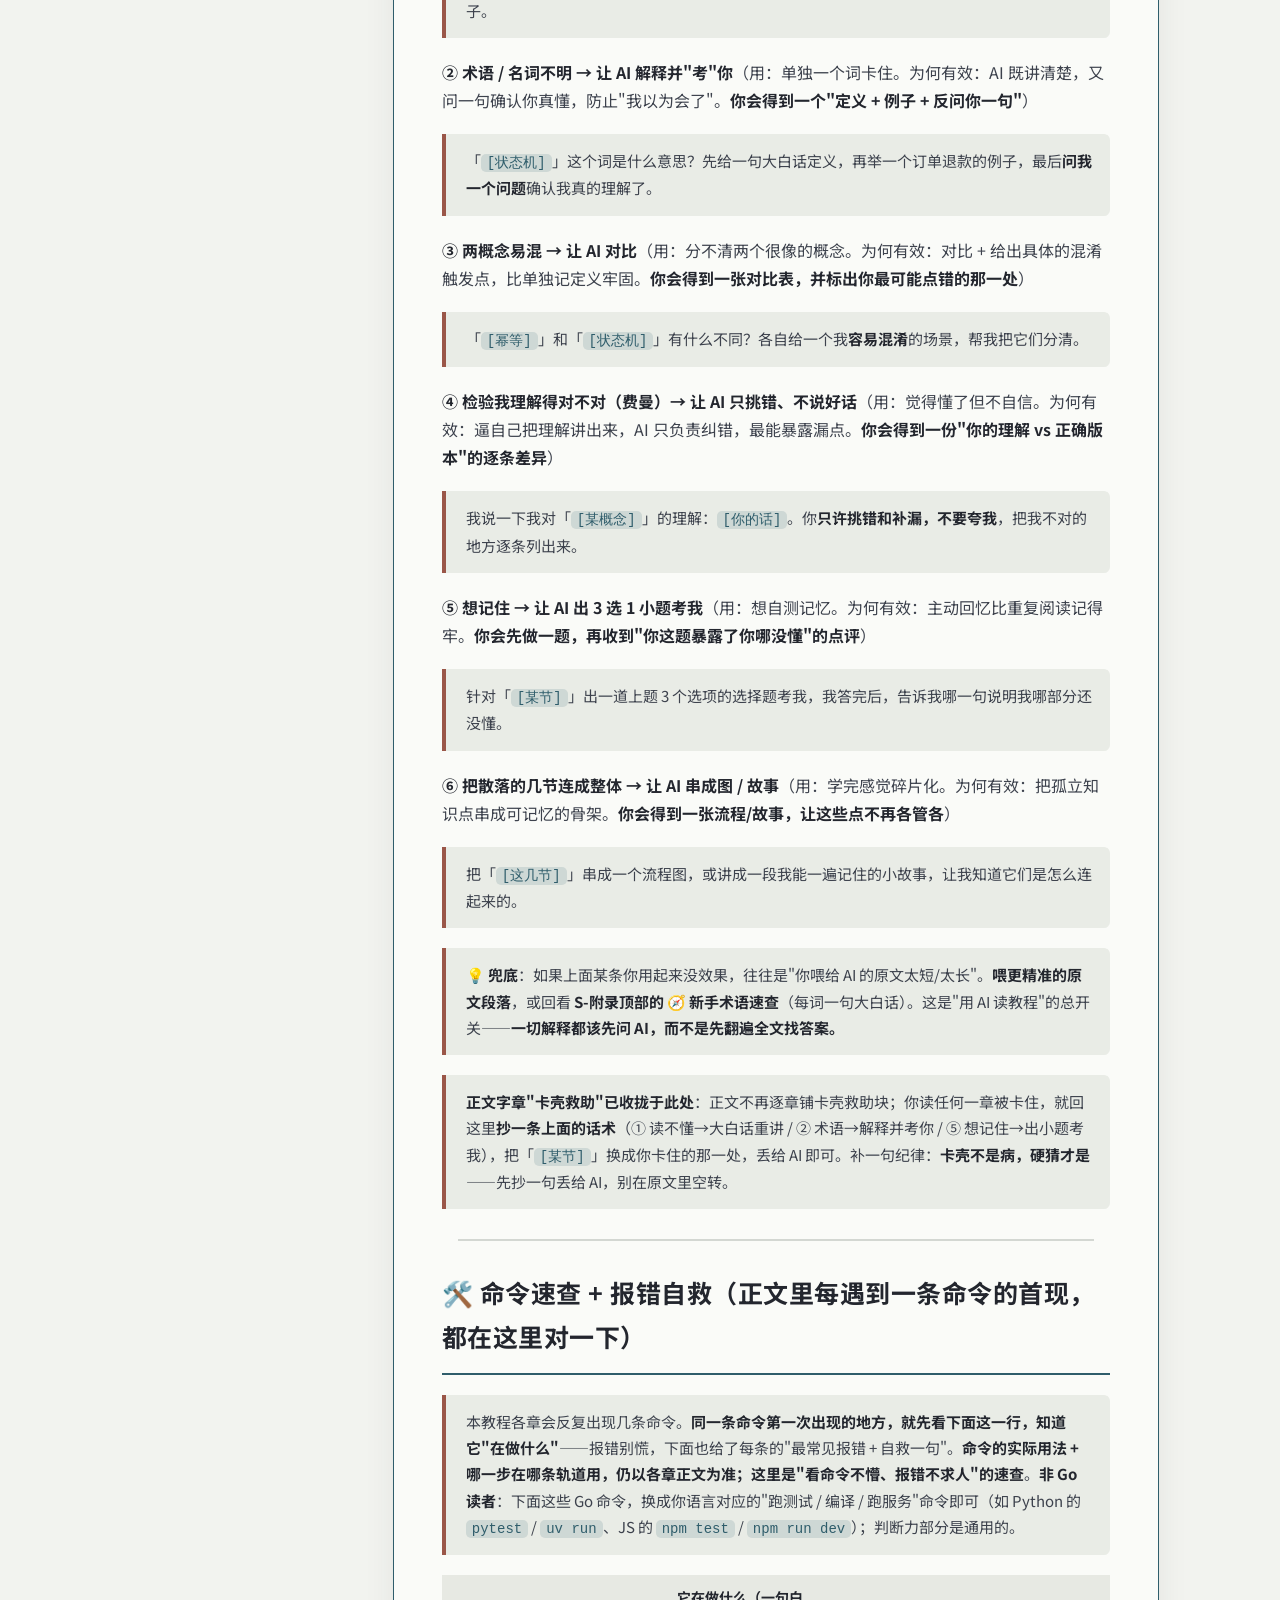
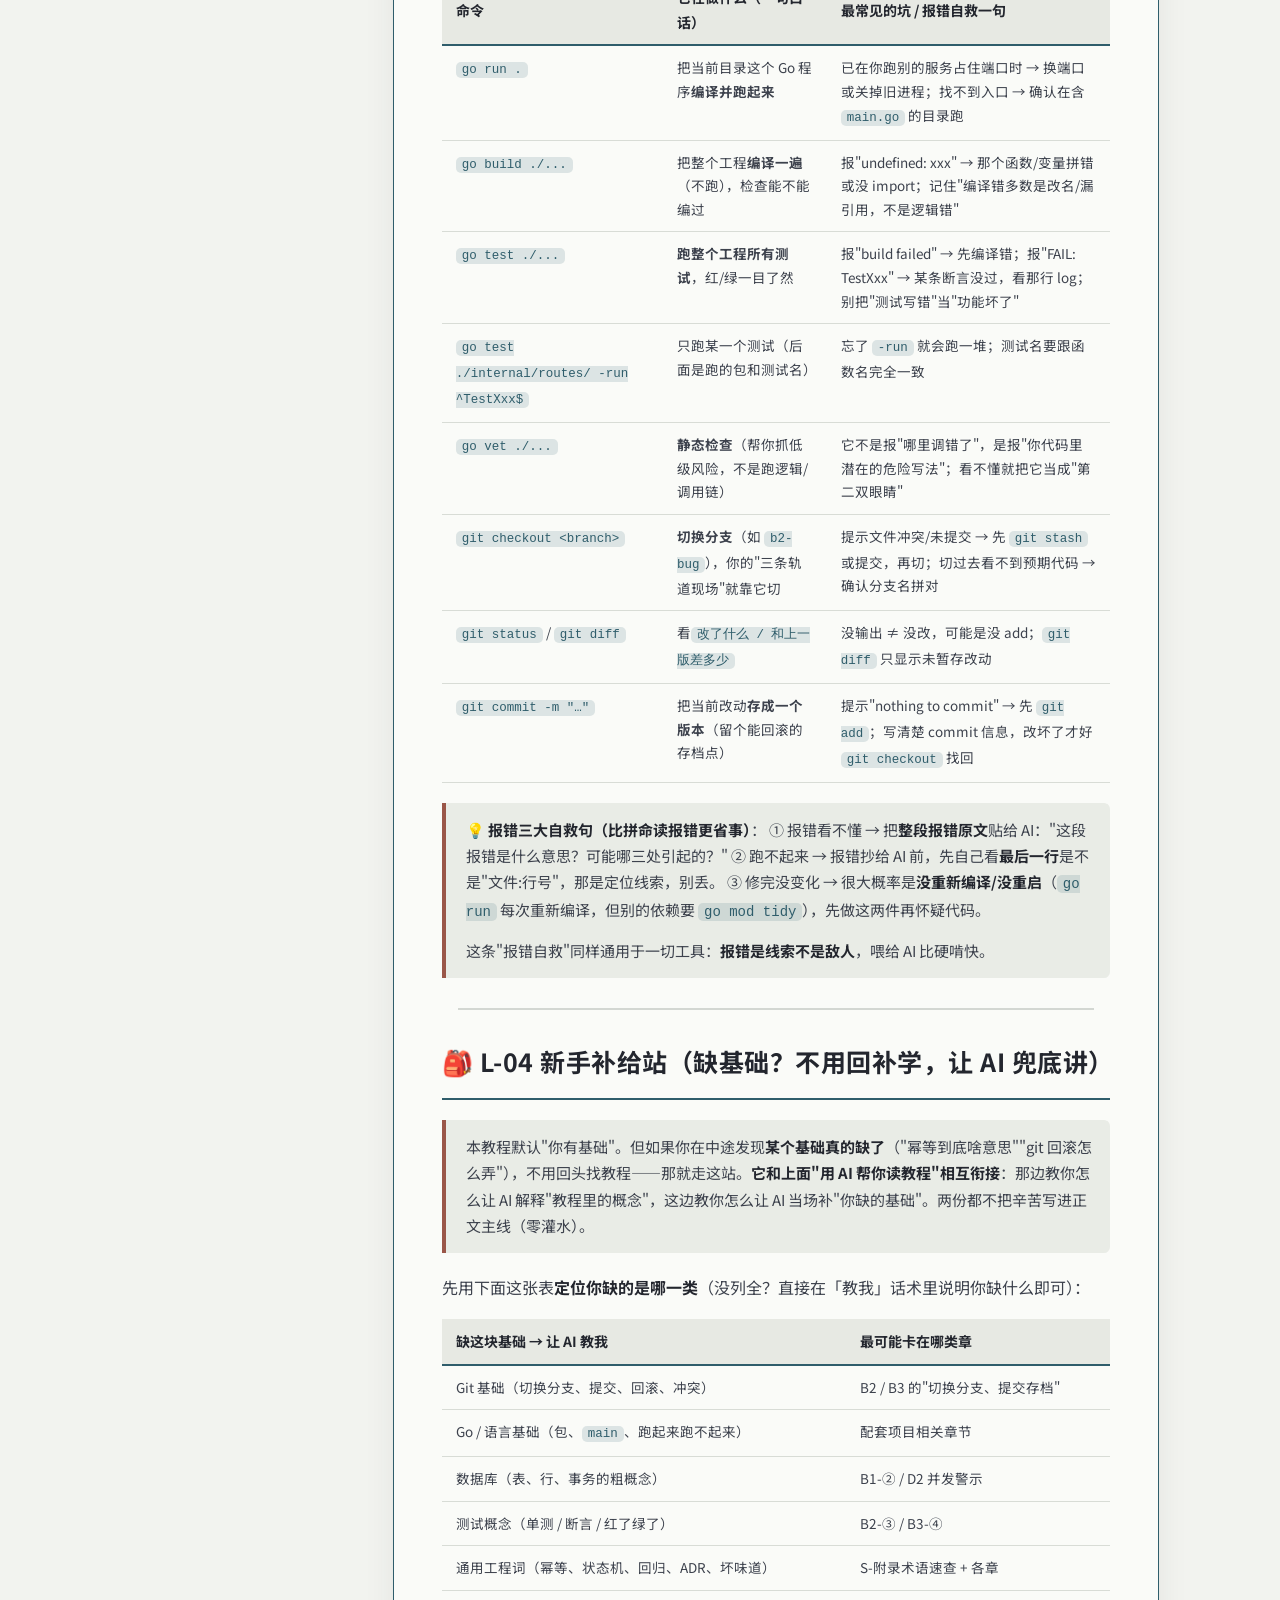
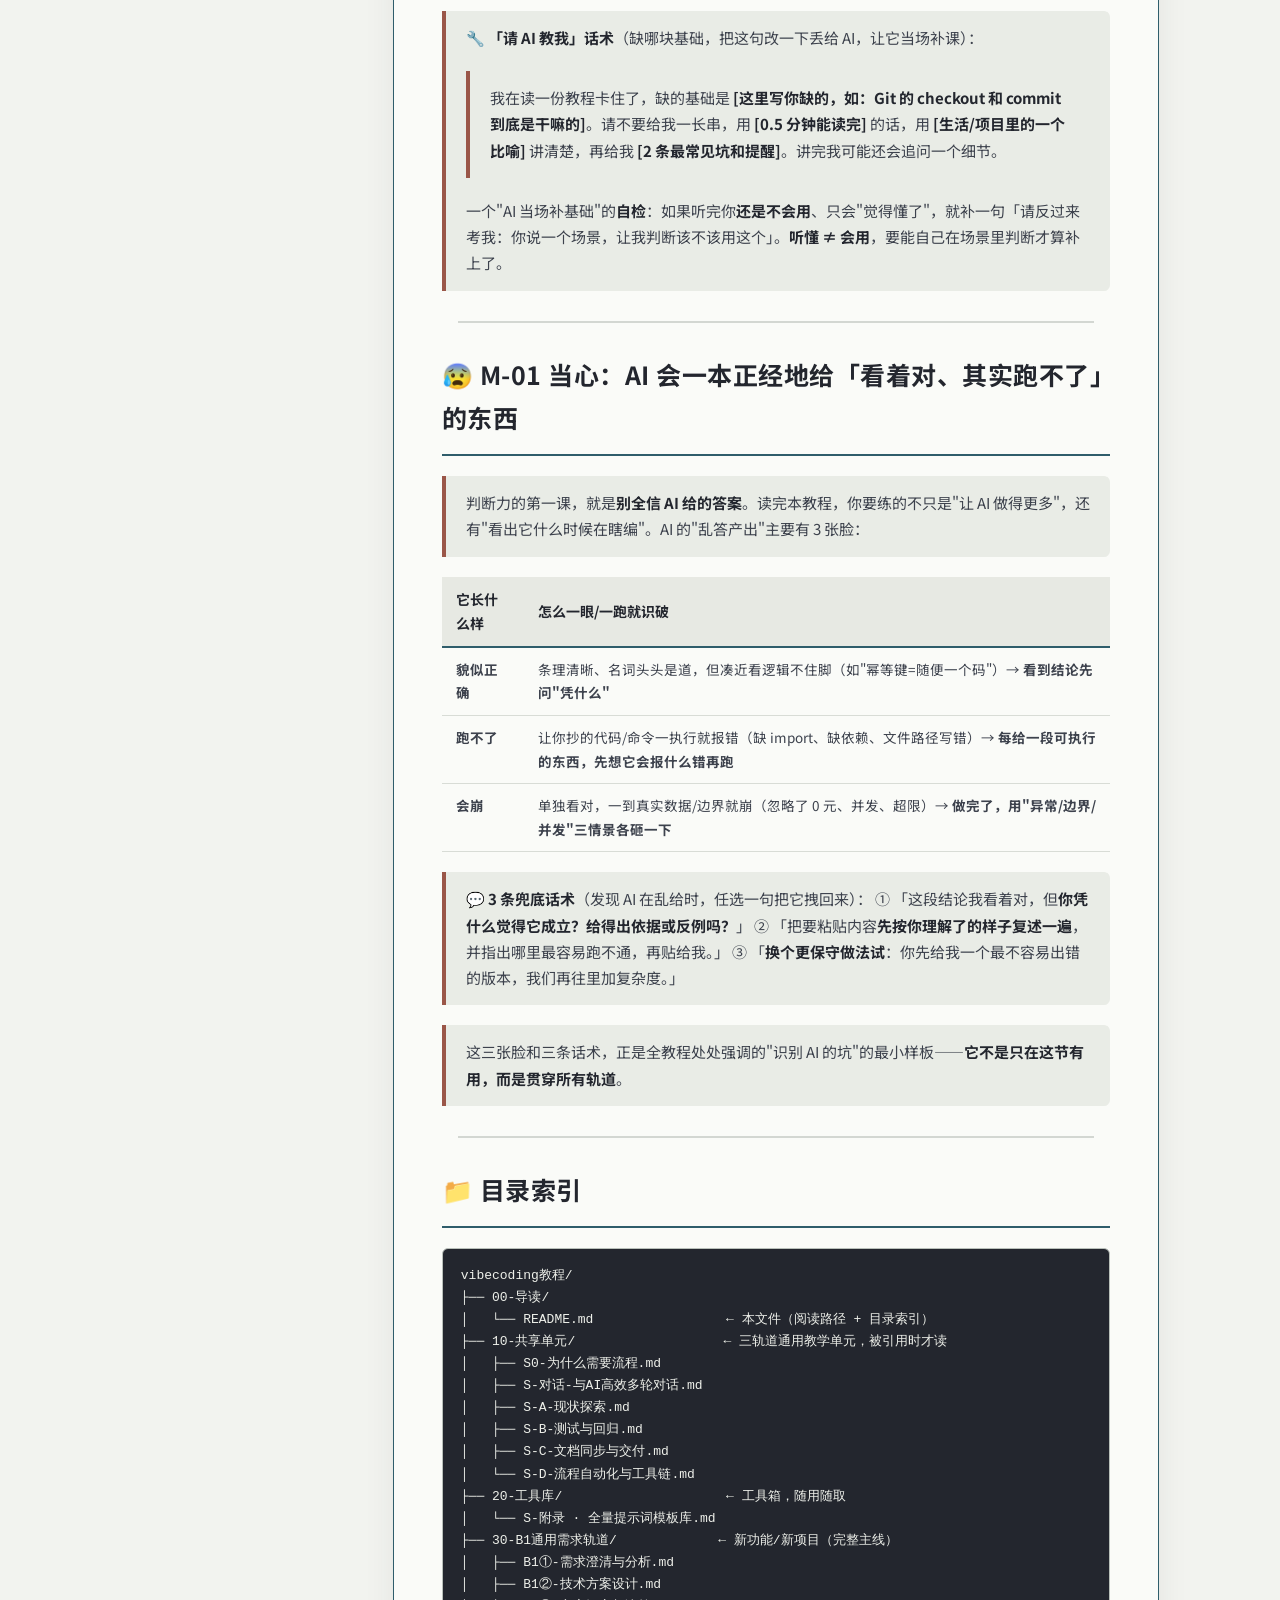
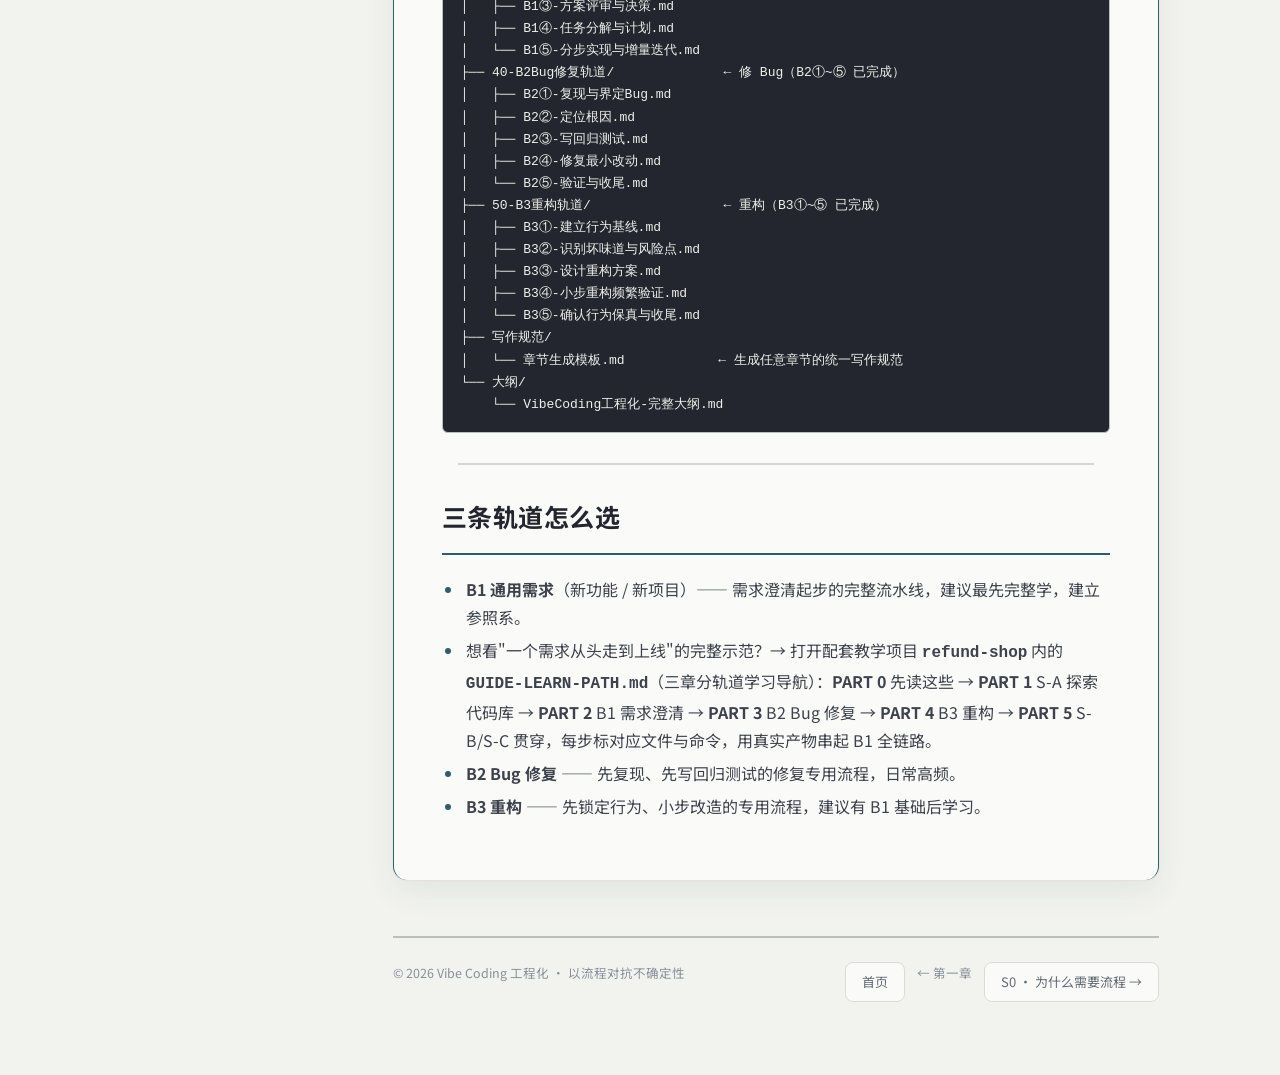
<file: doc.html>
<!DOCTYPE html>
<html lang="zh-CN" data-theme="light" data-temp="cool"><head>
<meta charset="UTF-8">
<meta name="viewport" content="width=device-width, initial-scale=1.0">
<title>正文 — Vibe Coding 工程化</title>
<link rel="preconnect" href="https://fonts.googleapis.com">
<link rel="preconnect" href="https://fonts.gstatic.com" crossorigin="">
<link href="https://fonts.googleapis.com/css2?family=Noto+Serif+SC:wght@500;600;700;900&family=Noto+Sans+SC:wght@400;500;700&display=swap" rel="stylesheet">
<link rel="stylesheet" href="assets/style.css">
</head>
<body>

<!-- ===== 顶部导航 ===== -->
<header class="topnav">
  <a class="brand" href="index.html">
    <span class="seal">程</span>
    <span>Vibe Coding 工程化<small>VIBE ENGINEERING HANDBOOK</small></span>
  </a>
  <nav class="nav-links">
    <a href="index.html">首页</a>
    <a href="doc.html?doc=00-导读/README.md">导读</a>
    <div class="nav-dd">
      <button class="nav-dd-btn" aria-haspopup="true" aria-expanded="false">教程 <span class="nav-caret">▾</span></button>
      <div class="nav-dd-menu">
        <a href="doc.html?doc=30-B1通用需求轨道/B1①-需求澄清与分析.md">B1 · 通用需求轨道</a>
        <a href="doc.html?doc=40-B2Bug修复轨道/B2①-复现与界定Bug.md">B2 · Bug 修复轨道</a>
        <a href="doc.html?doc=50-B3重构轨道/B3①-建立行为基线.md">B3 · 重构轨道</a>
      </div>
    </div>
    <div class="nav-dd">
      <button class="nav-dd-btn" aria-haspopup="true" aria-expanded="false">共享单元 <span class="nav-caret">▾</span></button>
      <div class="nav-dd-menu">
        <a href="doc.html?doc=10-共享单元/S0-为什么需要流程.md">S0 · 为什么需要流程</a>
        <a href="doc.html?doc=10-共享单元/S-A-现状探索.md">S-A · 现状探索</a>
        <a href="doc.html?doc=10-共享单元/S-B-测试与回归.md">S-B · 测试与回归</a>
        <a href="doc.html?doc=10-共享单元/S-C-文档同步与交付.md">S-C · 文档同步与交付</a>
        <a href="doc.html?doc=10-共享单元/S-D-流程自动化与工具链.md">S-D · 流程自动化与工具链</a>
        <a href="doc.html?doc=10-共享单元/S-对话-与AI高效多轮对话.md">S-E · 与 AI 高效多轮对话</a>
      </div>
    </div>
    <a href="about.html">关于</a>
  </nav>
  <div class="nav-actions">
    <div class="search">
      <svg width="14" height="14" viewBox="0 0 24 24" fill="none" stroke="currentColor" stroke-width="2" stroke-linecap="round"><circle cx="11" cy="11" r="7"></circle><path d="m21 21-4.3-4.3"></path></svg>
      <input id="search-input" placeholder="搜索章节标题…">
    </div>
    <a class="icon-btn" href="https://github.com/pchuan837-lab/vibe-coding-engineering" target="_blank" rel="noopener" title="GitHub" aria-label="GitHub">
      <svg width="16" height="16" viewBox="0 0 24 24" fill="currentColor"><path d="M12 .5C5.65.5.5 5.65.5 12c0 5.08 3.29 9.39 7.86 10.91.58.11.79-.25.79-.56v-2.17c-3.2.7-3.87-1.36-3.87-1.36-.52-1.33-1.28-1.68-1.28-1.68-1.04-.71.08-.7.08-.7 1.15.08 1.76 1.18 1.76 1.18 1.03 1.76 2.7 1.25 3.35.96.1-.75.4-1.25.72-1.54-2.55-.29-5.24-1.28-5.24-5.68 0-1.26.45-2.28 1.18-3.09-.12-.29-.51-1.46.11-3.05 0 0 .96-.31 3.15 1.18a10.9 10.9 0 0 1 5.74 0c2.19-1.49 3.15-1.18 3.15-1.18.62 1.59.23 2.76.11 3.05.73.81 1.18 1.83 1.18 3.09 0 4.41-2.69 5.38-5.25 5.66.41.36.78 1.06.78 2.14v3.17c0 .31.21.68.8.56A11.52 11.52 0 0 0 23.5 12C23.5 5.65 18.35.5 12 .5Z"></path></svg>
    </a>
    <button class="icon-btn theme-toggle" title="切换明暗" aria-label="切换明暗">
      <svg class="icon-sun" width="17" height="17" viewBox="0 0 24 24" fill="none" stroke="currentColor" stroke-width="2" stroke-linecap="round"><circle cx="12" cy="12" r="4.5"></circle><path d="M12 2v2.5M12 19.5V22M2 12h2.5M19.5 12H22M4.9 4.9l1.8 1.8M17.3 17.3l1.8 1.8M4.9 19.1l1.8-1.8M17.3 6.7l1.8-1.8"></path></svg>
      <svg class="icon-moon" width="17" height="17" viewBox="0 0 24 24" fill="none" stroke="currentColor" stroke-width="2" stroke-linecap="round" stroke-linejoin="round"><path d="M21 12.8A9 9 0 1 1 11.2 3a7 7 0 0 0 9.8 9.8Z"></path></svg>
    </button>
  </div>
</header>

<div class="layout">
  <!-- ===== 左侧章节树（JS 由 CATALOG 生成） ===== -->
  <aside class="sidebar">
    <button class="panel-toggle" title="收起侧边栏" aria-label="收起侧边栏">
      <svg width="14" height="14" viewBox="0 0 24 24" fill="none" stroke="currentColor" stroke-width="2.2" stroke-linecap="round" stroke-linejoin="round"><path d="M15 6l-6 6 6 6"></path></svg>
    </button>
    <nav id="side-nav"></nav>
  </aside>

  <button class="rail rail-left" title="展开侧边栏" aria-label="展开侧边栏">
    <svg width="14" height="14" viewBox="0 0 24 24" fill="none" stroke="currentColor" stroke-width="2.2" stroke-linecap="round" stroke-linejoin="round"><path d="M9 6l6 6-6 6"></path></svg>
  </button>

  <!-- ===== 主内容 ===== -->
  <main class="content">
    <div class="section-head"><span class="seal" id="crumb-seal">程</span><svg class="brush-mark" viewBox="0 0 40 14"><path d="M2,7 C12,3 24,11 38,6" stroke="currentColor" stroke-width="2.2" fill="none" stroke-linecap="round" opacity="0.55"></path></svg><h2 id="crumb-title">加载中…</h2><span class="stitch"></span></div>

    <section class="doc-demo">
      <div class="doc-wrap" id="doc-body"><p class="lead-load">正在载入章节内容…</p></div>
    </section>

    <footer class="footer">
      <div>© 2026 Vibe Coding 工程化 · 以流程对抗不确定性</div>
      <div class="pager" id="pager"></div>
    </footer>
  </main>

  <!-- ===== 右侧目录（JS 从正文标题生成） ===== -->
  <aside class="toc">
    <button class="panel-toggle" title="收起目录" aria-label="收起目录">
      <svg width="14" height="14" viewBox="0 0 24 24" fill="none" stroke="currentColor" stroke-width="2.2" stroke-linecap="round" stroke-linejoin="round"><path d="M9 6l6 6-6 6"></path></svg>
    </button>
    <div class="toc-title">本页目录</div>
    <div id="toc-links"></div>
  </aside>

  <button class="rail rail-right" title="展开目录" aria-label="展开目录">
    <svg width="14" height="14" viewBox="0 0 24 24" fill="none" stroke="currentColor" stroke-width="2.2" stroke-linecap="round" stroke-linejoin="round"><path d="M15 6l-6 6 6 6"></path></svg>
  </button>
</div>

<!-- ===== 色温控制台 ===== -->
<div class="temp-ctl">
  <span class="ctl-label">色温</span>
  <button data-t="cool" class="active">冷墨青</button>
  <button data-t="warm">暖宣纸</button>
  <button data-t="ink">素水墨</button>
  <button data-t="plain">白底黑字</button>
  <span class="ctl-hint">明暗切换在右上角 ☀/☾</span>
</div>

<div class="preview-badge"><span class="bdot"></span>Vibe Coding 工程化 · <span id="badge-name">章节</span></div>
<script src="assets/js/render-md.js"></script>
<script src="assets/js/data.js"></script>
<script src="assets/app.js"></script>
<script>
/* ===== 统一正文加载器 ===== */
(function () {
  'use strict';

  function $(s, c) { return (c || document).querySelector(s); }
  function qa(s, c) { return Array.prototype.slice.call((c || document).querySelectorAll(s)); }
  function esc(s) {
    return String(s == null ? '' : s)
      .replace(/&/g, '&amp;').replace(/</g, '&lt;').replace(/>/g, '&gt;')
      .replace(/"/g, '&quot;').replace(/'/g, '&#39;');
  }

  // 从 CATALOG 展平的条目里取 "数字徽标"
  function numOf(t) {
    var m = String(t).match(/^([0-9A-Za-z\u4e00-\u9fa5\u00B7①-]+)/);
    var code = m ? m[1].replace(/\u00B7+$/, '') : t.slice(0, 1);
    if (code.length > 4) code = code.slice(0, 2);
    return code;
  }

  // 生成左侧章节树
  function buildSidebar(activeFile) {
    var nav = $('#side-nav');
    if (!nav) return;
    var html = '';
    window.CATALOG.forEach(function (g) {
      var open = g.items.some(function (it) { return it.f === activeFile; });
      html += '<div class="side-group' + (open ? ' is-open' : '') + '">';
      html += '<div class="side-label">' + esc(g.title) + '</div>';
      g.items.forEach(function (it) {
        var on = it.f === activeFile;
        html += '<a class="side-link' + (on ? ' active' : '') + '" href="doc.html?doc=' +
          encodeURIComponent(it.f) + '" title="' + esc(window.fullTitle(it)) + '">' +
          '<span class="num">' + esc(it.n || numOf(it.t)) + '</span>' + esc(it.t) + '</a>';
      });
      html += '</div>';
    });
    nav.innerHTML = html;
  }

  // TOC：可折叠大纲（H2 一级，H3/H4 为子级），每个父标题一个折叠箭头，当前标题高亮
  function tocLev(tag) { return tag === 'H4' ? 2 : tag === 'H3' ? 1 : 0; }

  // 过滤标题里的图形 emoji / 变体选择符 / 零宽连接符（仅目录展示用，不动正文）
  function stripEmoji(s) {
    return String(s)
      .replace(/[\u{1F000}-\u{1FAFF}\u{1F900}-\u{1F9FF}\u{2600}-\u{27BF}\u{2B00}-\u{2BFF}\u{FE0F}\u{200D}]/gu, '')
      .replace(/\s+/g, ' ').trim();
  }

  function buildToc() {
    var box = $('#toc-links');
    if (!box) return;
    var heads = qa('#doc-body h2, #doc-body h3, #doc-body h4');
    if (!heads.length) { box.innerHTML = '<span class="toc-empty">（本章无小节）</span>'; return; }
    var entries = heads.map(function (h) {
      if (!h.id) h.id = 'sec-' + Math.random().toString(36).slice(2, 8);
      return { id: h.id, text: stripEmoji(h.textContent), level: tocLev(h.tagName) };
    });
    // 组装树：子条目挂在最近的上一层条目下
    var nodes = entries.map(function (d) { return { data: d, children: [] }; });
    var stack = [];
    nodes.forEach(function (n) {
      while (stack.length && stack[stack.length - 1].data.level >= n.data.level) stack.pop();
      if (stack.length) stack[stack.length - 1].children.push(n);
      stack.push(n);
    });
    function render(n) {
      var has = n.children && n.children.length;
      var car = has ? '<button class="toc-car" data-role="car">▸</button>' : '<span class="toc-car ghost"></span>';
      var sub = has ? '<div class="toc-sub">' + n.children.map(render).join('') + '</div>' : '';
      return '<div class="toc-node">' + car +
        '<a class="toc-link toc-lv' + n.data.level + '" href="#' + n.data.id + '">' + esc(n.data.text) + '</a>' +
        sub + '</div>';
    }
    var html = '<div class="toc-tree">' +
      nodes.filter(function (n) { return n.data.level === 0; }).map(render).join('') +
      '</div>';
    box.innerHTML = html;
    tocCars();
    tocBind();
    tocScroll();
  }

  function tocCars() {
    qa('.toc-tree .toc-car:not(.ghost)').forEach(function (c) {
      c.classList.toggle('on', !c.closest('.toc-node').classList.contains('collapsed'));
    });
  }

  function tocBind() {
    var tree = $('.toc-tree');
    if (!tree) return;
    tree.addEventListener('click', function (e) {
      var car = e.target.closest('.toc-car');
      if (!car || car.classList.contains('ghost')) return;
      e.preventDefault();
      var nd = car.closest('.toc-node');
      nd.classList.toggle('collapsed');
      tocCars(); tocScroll();
    });
  }

  // 滚动高亮当前最近标题（只统计可见 / 未折叠的链接，绑定一次）
  function tocScroll() {
    if (!window.__tocScroll) {
      window.__tocScroll = function () {
        var links = [];
        qa('.toc-tree .toc-link').forEach(function (a) {
          var nd = a.closest('.toc-node');
          var p = nd.parentElement;
          while (p && !p.classList.contains('toc-tree')) {
            if (p.classList.contains('toc-node') && p.classList.contains('collapsed')) return;
            p = p.parentElement;
          }
          var el = document.getElementById(a.getAttribute('href').slice(1));
          if (el) links.push({ a: a, el: el });
        });
        if (!links.length) return;
        var mark = links[0];
        links.forEach(function (x) { if (x.el.getBoundingClientRect().top <= 90) mark = x; });
        links.forEach(function (x) { x.a.classList.toggle('active', x.a === mark.a); });
      };
      window.addEventListener('scroll', window.__tocScroll, { passive: true });
    }
    window.__tocScroll();
  }

  // 处理正文里相对路径的 .md 链接 → 转成 doc.html?doc=
  function rebaseLinks(basePath) {
    var dir = String(basePath).split('/');
    dir.pop(); // 去掉文件名，保留目录
    qa('#doc-body a').forEach(function (a) {
      var href = a.getAttribute('href');
      if (!href) return;
      if (/^[a-z]+:/i.test(href) || href.charAt(0) === '#' || href.charAt(0) === '/') return;
      // 相对 .md → 规整为相对 content/ 的路径
      var parts = href.split(/[\\/]/);
      var stack = dir.slice();
      parts.forEach(function (seg) {
        if (seg === '.' || seg === '') return;
        if (seg === '..') stack.pop();
        else stack.push(seg);
      });
      var rel = stack.join('/');
      a.setAttribute('href', 'doc.html?doc=' + encodeURIComponent(rel));
    });
  }

  function setPager(cur, list) {
    var i = 0;
    for (var k = 0; k < list.length; k++) {
      if (list[k].f === cur) { i = k; break; }
    }
    var box = $('#pager');
    if (!box || !list.length) return;
    function fullOf(it) { return window.fullTitle ? window.fullTitle(it) : it.t; }
    var prev = i > 0 ? '<a href="doc.html?doc=' + encodeURIComponent(list[i - 1].f) + '">← ' + esc(fullOf(list[i - 1])) + '</a>' : '<span>← 第一章</span>';
    var next = i < list.length - 1 ? '<a href="doc.html?doc=' + encodeURIComponent(list[i + 1].f) + '">' + esc(fullOf(list[i + 1])) + ' →</a>' : '<span>最后一章 →</span>';
    var home = '<a href="index.html">首页</a>';
    box.innerHTML = home + prev + next;
  }

  // 全文线性顺序（导读→共享→工具→B1→B2→B3→大纲），用于上一章/下一章
  function linear() {
    var arr = [];
    window.CATALOG.forEach(function (g) {
      arr = arr.concat(g.items);
    });
    return arr;
  }

  function load() {
    var qs = new URLSearchParams(location.search);
    var file = qs.get('doc') || '00-导读/README.md';
    buildSidebar(file);
    var flat = window.FLAT || [];
    var item = null;
    for (var i = 0; i < flat.length; i++) if (flat[i].f === file) { item = flat[i]; break; }

    var sealtxt = '程';
    if (item) {
      var sm = String(item.n || '').match(/^(B\d+)/);
      sealtxt = sm ? sm[1] : (item.n && item.n.length > 2 ? item.n.slice(0, 1) : (item.n || ''));
    }
    $('#crumb-seal').textContent = sealtxt;
    $('#crumb-title').textContent = item ? item.t : '未找到章节';
    document.title = (item ? window.fullTitle(item) + ' · ' : '') + 'Vibe Coding 工程化';
    var badgeName = document.getElementById('badge-name');
    if (badgeName) badgeName.textContent = item ? (item.n || item.t) : '章节';

    fetch('content/' + file)
      .then(function (r) { if (!r.ok) throw new Error('HTTP ' + r.status); return r.text(); })
      .then(function (md) {
        $('#doc-body').innerHTML = window.renderMarkdown(md);
        rebaseLinks(file);
        buildToc();
        setPager(file, linear());
        if (item) setActiveNav(item.group);
        if (/^00-导读\//.test(file)) {
          $('#doc-body').insertAdjacentHTML('beforebegin',
            '<p class="tn-more"><a href="about.html#projects">查看配套项目 →</a></p>');
        }
      })
      .catch(function () {
        $('#doc-body').innerHTML =
          '<div class="doc-missing"><h2>未能载入该章节</h2><p>文件不存在或路径有误：<code>' +
          esc(file) + '</code></p><p><a href="index.html">返回首页</a></p></div>';
      });
  }

  function setActiveNav(groupTitle) {
    var links = qa('.nav-links > a, .nav-links > .nav-dd');
    links.forEach(function (a) { a.classList.remove('active'); });
    var map = { '00 · 导读': 1, '10 · 共享单元': 3, '20 · 工具库': 3, '大纲': 2, '30 · B1 通用需求轨道': 2, '40 · B2 Bug 修复轨道': 2, '50 · B3 重构轨道': 2 };
    var idx = map[groupTitle];
    if (idx != null && links[idx]) links[idx].classList.add('active');
  }

  // 回车跳转到搜索命中的第一条
  function bindSearch(list) {
    var inp = $('#search-input');
    if (!inp) return;
    inp.addEventListener('keydown', function (e) {
      if (e.key !== 'Enter') return;
      var q = inp.value.trim().toLowerCase();
      if (!q) return;
      var hit = null;
      for (var i = 0; i < list.length; i++) {
        if (list[i].t.toLowerCase().indexOf(q) >= 0 || list[i].f.toLowerCase().indexOf(q) >= 0) { hit = list[i]; break; }
      }
      if (hit) location.href = 'doc.html?doc=' + encodeURIComponent(hit.f);
    });
  }

  load();
  bindSearch(linear());
})();
</script>
</body>
</html>
</file>
<file: assets/style.css>
/* ============================================================
   Vibe Coding 工程化 · 文档站高保真视觉壳
   ============================================================
   与定稿 style-preview-16/17 同源的统一样式核心
   流派 = 4 档色温（冷墨青/暖宣纸/素水墨/白底黑字）× 明暗
   装饰 = 印章 .seal / 笔触 .brush-mark / 缝线 .stitch /
          宣纸底纹 body::before / 墨山场景 .ink-scene
   防糊 = 全局 -webkit-font-smoothing:auto（Windows ClearType）
   统一 = 单份 CSS，四类页面（home/docs/shared/404）共用
   ============================================================ */

/* ---------- 全局骨架变量（四色温共用，彼此在 [data-temp] 内覆盖） ---------- */
:root{
  --font-display:"Noto Serif SC","Songti SC","SimSun",serif;  /* 标题衬线 */
  --font-body:"Noto Sans SC","PingFang SC","Microsoft YaHei",sans-serif; /* 正文黑体 */
  --font-mono:Consolas,"SF Mono",Menlo,Monaco,"Courier New",monospace;    /* 代码 */

  --radius:10px; --radius-sm:6px;         /* 通用圆角 */
  --nav-h:60px;                           /* 顶部导航高 */
  --sidebar-w:272px; --toc-w:248px;       /* 正文三栏的侧栏/目录宽 */

  /* 流派开关（默认值，供无 data-temp 时兜底；真实值在各 [data-temp] 内覆盖） */
  --paper-op:.45;                         /* 宣纸纸纹透明度 */
  --paper-op-dark:.3;                     /* 深色下纸纹透明度 */
  --show-stitch:block;                    /* 缝线显示 */
  --show-brush:block;                     /* 笔触显示 */
  --card-radius:10px;                     /* 卡片圆角 */
  --card-shadow:var(--shadow);            /* 卡片投影 */
  --scene-op:1;                           /* 墨山场景透明度 */
  --doc-border:1px solid var(--line-strong); /* 正文书页外框 */
  --doc-inner:1px solid var(--line);      /* 正文书页内框 */
  --doc-pad:38px 42px;                    /* 正文书页内边距 */
  --doc-shadow:inset 0 0 0 1px var(--line),var(--shadow);
  --doc-radius:10px;
}

/* ============================================================
   色温 1 · 冷墨青（默认）—— 现代扁平文档
   ============================================================ */
[data-temp="cool"]{
  --bg:#f2f3ef; --bg-soft:#e7e9e3; --surface:#fafbf8; --surface-2:#eef0ea;
  --ink:#23262e; --ink-2:#3d424d; --muted:#626a76; --faint:#88909c;
  --accent:#2f5d6b; --accent-ink:#fbfcfa; --seal:#9a5648; --seal-ink:#fdf6ea;
  --line:#d8dcd6; --line-strong:#b9c0ba;
  --code-bg:#23262e; --code-ink:#eef0ea; --quote-bg:#e9ece6;
  --shadow:0 1px 2px rgba(40,50,60,.05),0 8px 24px rgba(40,50,60,.07);
  --shadow-lg:0 2px 4px rgba(40,50,60,.08),0 18px 48px rgba(40,50,60,.13);
  --sel:rgba(47,93,107,.14);
  /* 墨山场景配色（与正文页同款） */
  --scene-ink:#23262e; --moon:#f2f3ef; --mist:#f2f3ef; --water:#aeb6ae;
  /* 流派：现代扁平 —— 无纸纹、无缝线/笔触、圆角卡片、可可读无衬线标题 */
  --paper-op:0; --paper-op-dark:0;
  --show-stitch:none; --show-brush:none;
  --card-radius:14px; --card-shadow:0 1px 2px rgba(40,50,60,.04),0 12px 32px rgba(40,50,60,.07);
  --scene-op:.55;
  --doc-border:none; --doc-inner:none;
  --doc-pad:44px 48px; --doc-shadow:0 1px 2px rgba(40,50,60,.04),0 12px 32px rgba(40,50,60,.07);
  --doc-radius:14px;
}
[data-temp="cool"][data-theme="dark"]{
  --bg:#0f1219; --bg-soft:#141823; --surface:#171b26; --surface-2:#1d2230;
  --ink:#d3d9e3; --ink-2:#b8c0cd; --muted:#848d9d; --faint:#5a6375;
  --accent:#6f9fae; --accent-ink:#0e1218; --seal:#a86a5a; --seal-ink:#1a0f0c;
  --line:#252b3b; --line-strong:#323a4e;
  --code-bg:#0c0f15; --code-ink:#d3d9e3; --quote-bg:#171c28;
  --shadow:0 1px 2px rgba(0,0,0,.3),0 10px 28px rgba(0,0,0,.4);
  --shadow-lg:0 2px 4px rgba(0,0,0,.35),0 20px 52px rgba(0,0,0,.5);
  --sel:rgba(111,159,174,.18);
  --scene-ink:#c2c9d6; --moon:#eef0ea; --mist:#0f1219; --water:#3a4250;
}

/* ============================================================
   色温 2 · 暖宣纸 —— 古籍线装书
   ============================================================ */
[data-temp="warm"]{
  --bg:#f6efe0; --bg-soft:#efe6d0; --surface:#fbf6ea; --surface-2:#f4ecda;
  --ink:#2b2620; --ink-2:#4a4238; --muted:#6f6450; --faint:#948873;
  --accent:#a04a3a; --accent-ink:#fdf6ea; --seal:#9a5648; --seal-ink:#fdf6ea;
  --line:#e0d4b8; --line-strong:#c9b892;
  --code-bg:#2b2620; --code-ink:#efe6d0; --quote-bg:#f1e7d0;
  --shadow:0 1px 2px rgba(60,45,20,.05),0 8px 24px rgba(60,45,20,.07);
  --shadow-lg:0 2px 4px rgba(60,45,20,.08),0 18px 48px rgba(60,45,20,.13);
  --sel:rgba(160,74,58,.14);
  --scene-ink:#2b2620; --moon:#f6efe0; --mist:#f6efe0; --water:#b8b0a4;
  /* 流派：古籍线装书 —— 浓纸纹、缝线/笔触、方角、衬线标题、满墨山 */
  --paper-op:.7; --paper-op-dark:.5;
  --show-stitch:block; --show-brush:block;
  --card-radius:0; --card-shadow:none;
  --scene-op:1;
  --doc-border:none; --doc-inner:none;
  --doc-pad:56px 64px; --doc-shadow:none; --doc-radius:0;
}
[data-temp="warm"][data-theme="dark"]{
  --bg:#1d1a14; --bg-soft:#242019; --surface:#262219; --surface-2:#2d2820;
  --ink:#e8dfc8; --ink-2:#d2c7ab; --muted:#a89c82; --faint:#7c7159;
  --accent:#cf6a5a; --accent-ink:#24130f; --seal:#a86a5a; --seal-ink:#24130f;
  --line:#3a3325; --line-strong:#4a4130;
  --code-bg:#171410; --code-ink:#e8dfc8; --quote-bg:#2d2618;
  --shadow:0 1px 2px rgba(0,0,0,.3),0 10px 28px rgba(0,0,0,.4);
  --shadow-lg:0 2px 4px rgba(0,0,0,.35),0 20px 52px rgba(0,0,0,.5);
  --sel:rgba(207,106,90,.18);
  --scene-ink:#d2c7ab; --moon:#e8dfc8; --mist:#1d1a14; --water:#4a4135;
}

/* ============================================================
   色温 3 · 素水墨 —— 水墨意境，大留白
   ============================================================ */
[data-temp="ink"]{
  --bg:#f6f2ea; --bg-soft:#efe9de; --surface:#fbf8f1; --surface-2:#efeae0;
  --ink:#1c1c1c; --ink-2:#3f3f3f; --muted:#5f5f5f; --faint:#8a8278;
  --accent:#3d3d3d; --accent-ink:#fdf6ee; --seal:#9a5648; --seal-ink:#fdf6ee;
  --line:#ddd6c9; --line-strong:#c9c0b0;
  --code-bg:#1c1c1c; --code-ink:#f0ece2; --quote-bg:#f0ebe0;
  --shadow:0 1px 2px rgba(40,30,15,.06),0 8px 24px rgba(40,30,15,.08);
  --shadow-lg:0 2px 4px rgba(40,30,15,.09),0 18px 48px rgba(40,30,15,.14);
  --sel:rgba(60,60,60,.12);
  --scene-ink:#1c1c1c; --moon:#f6f2ea; --mist:#f6f2ea; --water:#b8b0a4;
  /* 流派：水墨意境 —— 淡纸纹、缝线/笔触、2px 圆角、衬线标题、满墨山 */
  --paper-op:.32; --paper-op-dark:.2;
  --show-stitch:block; --show-brush:block;
  --card-radius:2px; --card-shadow:none;
  --scene-op:1;
  --doc-border:1px solid var(--line); --doc-inner:none;
  --doc-pad:54px 60px;
}
[data-temp="ink"][data-theme="dark"]{
  --bg:#131110; --bg-soft:#191613; --surface:#191613; --surface-2:#1f1b17;
  --ink:#e0dbcc; --ink-2:#c0baa9; --muted:#948c7b; --faint:#6a6356;
  --accent:#a89f8e; --accent-ink:#1d0f0c; --seal:#a86a5a; --seal-ink:#1d0f0c;
  --line:#2d2820; --line-strong:#3d362b;
  --code-bg:#0c0b09; --code-ink:#e0dbcc; --quote-bg:#1b1711;
  --shadow:0 1px 2px rgba(0,0,0,.3),0 12px 32px rgba(0,0,0,.4);
  --shadow-lg:0 2px 4px rgba(0,0,0,.35),0 24px 56px rgba(0,0,0,.5);
  --sel:rgba(176,168,152,.15);
  --scene-ink:#d8d2c6; --moon:#f2ecdc; --mist:#131110; --water:#3a3a34;
}

/* ============================================================
   色温 4 · 白底黑字 —— 朴素纯文本
   ============================================================ */
[data-temp="plain"]{
  --bg:#ffffff; --bg-soft:#f5f6f8; --surface:#ffffff; --surface-2:#f0f1f4;
  --ink:#111111; --ink-2:#333333; --muted:#5b5b5b; --faint:#8a8a8a;
  --accent:#3b6ea5; --accent-ink:#ffffff; --seal:#9a5648; --seal-ink:#fdf6ea;
  --line:#e4e6ea; --line-strong:#c9ccd2;
  --code-bg:#1f2430; --code-ink:#eef0ea; --quote-bg:#f5f6f8;
  --shadow:0 1px 2px rgba(0,0,0,.06),0 8px 24px rgba(0,0,0,.08);
  --shadow-lg:0 2px 4px rgba(0,0,0,.08),0 18px 48px rgba(0,0,0,.12);
  --sel:rgba(59,110,165,.14);
  --scene-ink:#111111; --moon:#ffffff; --mist:#ffffff; --water:#c9ccd2;
  /* 流派：朴素文档 —— 无纸纹、去装饰、隐藏墨山、回归纯文本流 */
  --paper-op:0; --paper-op-dark:0;
  --show-stitch:none; --show-brush:none;
  --card-radius:0; --card-shadow:none;
  --scene-op:0;
  --doc-border:none; --doc-inner:none; --doc-pad:0; --doc-shadow:none; --doc-radius:0;
}
[data-temp="plain"][data-theme="dark"]{
  --bg:#090c11; --bg-soft:#0f141b; --surface:#090c11; --surface-2:#0f141b;
  --ink:#d6dce6; --ink-2:#bcc4d0; --muted:#7e8794; --faint:#5f6875;
  --accent:#5f87a8; --accent-ink:#eceff3; --seal:#a86a5a; --seal-ink:#24130f;
  --line:#272d35; --line-strong:#333a44;
  --code-bg:#0f141b; --code-ink:#d6dce6; --quote-bg:#0f141b;
  --shadow:0 1px 2px rgba(0,0,0,.3),0 10px 28px rgba(0,0,0,.4);
  --shadow-lg:0 2px 4px rgba(0,0,0,.35),0 20px 52px rgba(0,0,0,.5);
  --sel:rgba(95,135,168,.18);
  --scene-ink:#c9d1d9; --moon:#0d1117; --mist:#090c11; --water:#3d444d;
}

/* ============================================================
   基础
   ============================================================ */
*{box-sizing:border-box;margin:0;padding:0}
html{scroll-behavior:smooth}
body{
  font-family:var(--font-body);background:var(--bg);color:var(--ink);
  line-height:1.75;font-size:16px;
  -webkit-font-smoothing:auto;   /* Windows ClearType 防糊（不用 antialiased） */
  transition:background-color .3s ease,color .3s ease;
}
/* 小字号中文（≤13px）一律回落到正文黑体，避免等宽/细衬线发虚 */
small,.toc-title,.toc a,.meta,.track .steps,
.footer,.temp-ctl,
.side-link,.code-head,.tag,.lead-note{font-family:var(--font-body)}

/* ---------- 宣纸底纹（极淡；opacity 由 --paper-op 控制，plain 档为 0） ---------- */
body::before{
  content:"";position:fixed;inset:0;z-index:0;pointer-events:none;opacity:var(--paper-op,.45);
  background-image:url("data:image/svg+xml,%3Csvg xmlns='http://www.w3.org/2000/svg' width='160' height='160'%3E%3Cfilter id='n'%3E%3CfeTurbulence type='fractalNoise' baseFrequency='0.85' numOctaves='2' stitchTiles='stitch'/%3E%3CfeColorMatrix type='saturate' values='0'/%3E%3C/filter%3E%3Crect width='100%25' height='100%25' filter='url(%23n)' opacity='0.045'/%3E%3C/svg%3E");
}
[data-theme="dark"] body::before{opacity:var(--paper-op-dark,.3)}
a{color:var(--accent);text-decoration:none;transition:color .2s}
a:hover{color:var(--accent);opacity:.8}
::selection{background:var(--sel)}
:focus-visible{outline:2px solid var(--accent);outline-offset:2px;border-radius:4px}

/* ============================================================
   装饰组件：印章 / 笔触 / 缝线
   ============================================================ */
/* 印章：方寸之印，随色温变化样式 */
.seal{
  display:inline-grid;place-items:center;flex:none;
  background:var(--seal);color:var(--seal-ink);
  font-family:var(--font-display);font-weight:700;
  border-radius:4px 6px 5px 7px;
  box-shadow:inset 0 0 0 1px rgba(255,255,255,.22),inset 0 -2px 0 rgba(0,0,0,.18);
}
/* 冷墨青 · 现代双色徽章（青蓝外框 + 白环 + 青蓝实心） */
[data-temp="cool"] .seal{background:#2f5d6b;color:#fbfcfa;border:2px solid #2f5d6b;box-shadow:inset 0 0 0 2px rgba(251,252,250,.9);border-radius:10px}
[data-temp="cool"][data-theme="dark"] .seal{background:#6f9fae;color:#0e1218;border-color:#6f9fae;box-shadow:inset 0 0 0 2px rgba(14,18,24,.55)}
/* 暖宣纸 · 深印泥红圆润方戳 */
[data-temp="warm"] .seal{background:#8a3b2e;border-radius:8px 12px 9px 13px}
/* 素水墨 · 灰描边无填充 */
[data-temp="ink"] .seal{background:transparent;color:#6b665d;box-shadow:inset 0 0 0 1.5px #6b665d;border-radius:4px 6px 5px 7px}
[data-temp="ink"][data-theme="dark"] .seal{color:#cfc9bc;box-shadow:inset 0 0 0 1.5px #cfc9bc}
/* 白底黑字 · 黑描边符号框 */
[data-temp="plain"] .seal{background:transparent;color:#111;box-shadow:inset 0 0 0 1.5px #111;border-radius:3px}
[data-temp="plain"][data-theme="dark"] .seal{color:#e6edf3;box-shadow:inset 0 0 0 1.5px #e6edf3}

/* 缝线：区块标题延伸的虚线 */
.stitch{height:2px;background:repeating-linear-gradient(90deg,var(--line-strong) 0 6px,transparent 6px 12px);display:var(--show-stitch,block);opacity:.7}
/* 笔触：一条手绘弯曲线 */
.brush-mark{width:38px;height:14px;flex:none;color:var(--ink);display:var(--show-brush,block)}

/* 朴素档：去掉装饰性印章 */
[data-temp="plain"] .section-head .seal,
[data-temp="plain"] .hero-seal{display:none}
[data-temp="plain"] .doc-wrap h2{border-bottom-color:var(--line-strong)}

/* ============================================================
   顶部导航
   ============================================================ */
.topnav{
  position:sticky;top:0;z-index:50;height:var(--nav-h);
  display:flex;align-items:center;gap:18px;padding:0 22px;
  background:color-mix(in srgb,var(--bg) 88%,transparent);
  backdrop-filter:blur(10px);
  border-bottom:1px solid var(--line);
}
.brand{display:flex;align-items:center;gap:12px;font-family:var(--font-display);font-weight:700;font-size:17px;letter-spacing:.5px;color:var(--ink)}
.brand .seal{width:32px;height:32px;font-size:17px}
.brand small{display:block;font-family:var(--font-mono);font-size:11px;color:var(--muted);font-weight:400;letter-spacing:2px;text-transform:uppercase;margin-top:-2px}
.nav-links{display:flex;gap:4px;margin-left:8px}
.nav-links a{padding:0 12px;height:34px;display:inline-flex;align-items:center;box-sizing:border-box;line-height:1;border-radius:8px;color:var(--muted);font-size:14px;font-weight:500;font-family:var(--font-body)}
.nav-links a:hover{color:var(--ink);background:var(--surface-2);opacity:1}
.nav-links a.active{color:var(--accent);background:var(--sel)}
.nav-dd{position:relative}
.nav-dd-btn{
  display:inline-flex;align-items:center;gap:5px;padding:0 12px;height:34px;box-sizing:border-box;
  line-height:1;border:none;background:none;cursor:pointer;font-family:var(--font-body);
  font-size:14px;font-weight:500;color:var(--muted);transition:all .15s;
}
.nav-dd-btn:hover{color:var(--ink);background:var(--surface-2);opacity:1}
.nav-dd.active .nav-dd-btn,.nav-dd-btn.active{color:var(--accent);background:var(--sel)}
.nav-caret{font-size:9px;line-height:1;opacity:.75;transition:transform .18s}
.nav-dd.open .nav-caret{transform:rotate(180deg)}
.nav-dd-menu{
  position:absolute;top:calc(100% + 10px);left:50%;transform:translateX(-50%);
  min-width:200px;padding:6px;background:var(--surface);
  border:1px solid var(--line);border-radius:12px;
  box-shadow:0 14px 40px rgba(0,0,0,.14);z-index:130;display:none;
}
.nav-dd.open .nav-dd-menu{display:block}
.nav-dd-menu a{
  display:block;padding:8px 12px;border-radius:8px;color:var(--ink-2);
  font-size:13.5px;font-weight:500;white-space:nowrap;
}
.nav-dd-menu a:hover{background:var(--sel);color:var(--accent);opacity:1}
.nav-actions{margin-left:auto;display:flex;align-items:center;gap:10px}
.search{
  display:flex;align-items:center;gap:8px;width:230px;height:34px;padding:0 12px;border-radius:8px;
  background:var(--surface);border:1px solid var(--line);color:var(--faint);font-size:13px;
}
.search input{flex:1;border:none;background:none;outline:none;color:var(--ink);font-family:var(--font-body);font-size:13px}
.search input::placeholder{color:var(--faint)}
.icon-btn{
  width:34px;height:34px;border-radius:8px;border:1px solid var(--line);
  background:var(--surface);color:var(--muted);cursor:pointer;display:grid;place-items:center;transition:all .2s;
}
.icon-btn:hover{color:var(--accent);border-color:var(--accent)}
[data-theme="dark"] .icon-sun{display:none}
[data-theme="light"] .icon-moon{display:none}

/* ============================================================
   首页 · 卷首墨山 + 主内容（整页无侧边栏）
   ============================================================ */
.hero{
  position:relative;overflow:hidden;min-height:540px;
  display:flex;align-items:flex-start;
}
.hero-inner{position:relative;z-index:2;max-width:1100px;margin:0 auto;width:100%;padding:64px 26px 140px}
.ink-scene{position:absolute;inset:0;width:100%;height:100%;z-index:1;opacity:var(--scene-op,1);transition:opacity .3s;color:var(--scene-ink);pointer-events:none}
[data-temp="plain"] .ink-scene{display:none}
.hero .kicker{
  display:inline-flex;align-items:center;gap:10px;
  font-family:var(--font-body);font-size:13px;letter-spacing:1px;color:var(--muted);margin-bottom:18px;
}
.hero .kicker .seal{width:22px;height:22px;font-size:12px;border-radius:3px 5px 4px 6px}
.hero h1{
  font-family:var(--font-display);font-weight:900;font-size:clamp(32px,4.4vw,50px);
  line-height:1.28;letter-spacing:2px;color:var(--ink);
}
.hero h1 em{font-style:normal;color:var(--accent)}
.hero .lead{margin-top:18px;font-size:16.5px;color:var(--ink-2);max-width:640px}
.hero .lead strong{color:var(--ink)}
.hero .meta{
  margin-top:24px;display:flex;flex-wrap:wrap;gap:10px 18px;
  font-size:12.5px;color:var(--muted);
}
.hero .meta span{display:inline-flex;align-items:center;gap:7px}
.hero .meta b{color:var(--accent);font-weight:600}
.hero-cta{display:flex;gap:12px;margin-top:28px}
.btn{
  display:inline-flex;align-items:center;gap:8px;padding:11px 20px;border-radius:8px;
  font-size:14.5px;font-weight:600;cursor:pointer;border:1px solid transparent;transition:all .2s;
}
.btn-primary{background:var(--accent);color:var(--accent-ink);box-shadow:var(--shadow)}
.btn-primary:hover{transform:translateY(-1px);box-shadow:var(--shadow-lg);opacity:1}
.btn-ghost{background:var(--surface);color:var(--ink);border-color:var(--line-strong)}
.btn-ghost:hover{border-color:var(--accent);color:var(--accent);opacity:1}
/* 大标题区：左横右竖不对称题词排版 —— 标题靠左，右侧留竖诗 */
.hero-grid{display:block;text-align:left}
.hero-text{max-width:640px}
.hero-text .kicker{justify-content:flex-start}
.hero-text .hero-cta{justify-content:flex-start}
.hero-text .meta{justify-content:flex-start}

/* 山水题字：竖排墨字直接写入画境，右下角落如画作题诗（无纸底、无边框） */
.inscription{
  position:absolute;right:58px;bottom:52px;
  z-index:3;display:flex;flex-direction:column;align-items:center;gap:18px;
}
.in-poem{
  writing-mode:vertical-rl;
  font-family:var(--font-display);font-weight:600;
  font-size:22px;line-height:2.1;letter-spacing:8px;color:var(--ink-2);
  text-shadow:0 1px 2px var(--bg),0 0 14px var(--bg),0 0 24px var(--bg);
}
.in-seal{
  width:32px;height:32px;display:grid;place-items:center;
  background:var(--seal);color:var(--seal-ink);
  font-family:var(--font-display);font-weight:700;font-size:14px;
  border-radius:4px 6px 5px 7px;
  box-shadow:inset 0 0 0 1px rgba(255,255,255,.15),inset 0 -2px 0 rgba(0,0,0,.15),var(--shadow);
  opacity:.9;
}
@media(max-width:1180px){.inscription{right:30px}}
@media(max-width:1080px){.inscription{display:none}}

.main{position:relative;z-index:1;max-width:1100px;margin:0 auto;padding:0 26px 80px}

/* ---------- 区块标题（印章 + 笔触 + 缝线） ---------- */
.section-head{display:flex;align-items:center;gap:14px;margin:52px 0 22px}
.section-head .seal{width:34px;height:34px;font-size:16px;border-radius:4px 6px 5px 7px}
.section-head .brush-mark{width:38px;height:14px;flex:none;color:var(--ink)}
.section-head h2{font-family:var(--font-display);font-weight:700;font-size:23px;letter-spacing:2px;color:var(--ink)}
.section-head .stitch{flex:1}

/* 冷墨青 · 现代扁平：区块标题改无衬线（现代感） */
[data-temp="cool"] .section-head h2,
[data-temp="cool"] .track h3,
[data-temp="cool"] .path-step h4,
[data-temp="cool"] .doc-wrap h2,
[data-temp="cool"] .doc-wrap h3,
[data-temp="cool"] .shared h2,
[data-temp="cool"] .guide-card .gc-title,
[data-temp="cool"] .hub-card h3{font-family:var(--font-body);letter-spacing:.5px}

/* ---------- 三轨道卡片（顶部笔触） ---------- */
.tracks{display:grid;grid-template-columns:repeat(3,1fr);gap:18px}
.track{
  position:relative;background:var(--surface);border:var(--card-border,1px solid var(--line));
  border-radius:var(--card-radius);padding:24px 22px 20px;overflow:hidden;
  box-shadow:var(--card-shadow);transition:transform .22s ease,box-shadow .22s ease,border-color .22s;
}
.track .brush-top{
  position:absolute;top:0;left:0;right:0;height:12px;
  display:var(--show-brush,block);color:var(--ink);opacity:.3;
}
.track:hover{transform:translateY(-4px);box-shadow:var(--shadow-lg);border-color:var(--line-strong)}
.track .head{display:flex;align-items:center;gap:10px;margin-bottom:12px;margin-top:8px}
.track .seal{width:30px;height:30px;font-size:14px}
.track .tag{font-size:12px;letter-spacing:1px;color:var(--accent)}
.track h3{font-family:var(--font-display);font-size:20px;font-weight:700;letter-spacing:1px;color:var(--ink);margin-bottom:8px}
.track p{font-size:14px;color:var(--muted);line-height:1.7;margin-bottom:16px}
.track .go{font-size:13px;font-weight:600;color:var(--accent);display:inline-flex;align-items:center;gap:6px}
.track .go svg{transition:transform .2s}
.track:hover .go svg{transform:translateX(4px)}
.track .steps{margin-top:14px;padding-top:14px;border-top:1px dashed var(--line);font-size:12.5px;color:var(--muted)}
.track .steps b{color:var(--ink-2);font-weight:600}

/* ---------- 阅读路径 ---------- */
.path{margin-top:8px}
.path-steps{display:flex;align-items:stretch;gap:0;position:relative}
.path-step{flex:1;position:relative;padding:0 14px}
.path-step::after{content:"";position:absolute;right:-7px;top:22px;width:14px;height:2px;background:repeating-linear-gradient(90deg,var(--line-strong) 0 4px,transparent 4px 8px);opacity:.7}
.path-step:last-child::after{display:none}
.path-step .seal{
  width:44px;height:44px;font-size:17px;margin-bottom:12px;border-radius:5px 8px 6px 9px;
  box-shadow:inset 0 0 0 1px rgba(255,255,255,.2),inset 0 -2px 0 rgba(0,0,0,.18),var(--shadow);
}
.path-step:hover .seal{transform:scale(1.06)}
.path-step h4{font-size:14.5px;font-weight:600;color:var(--ink);margin-bottom:4px}
.path-step p{font-size:13px;color:var(--muted);line-height:1.6}

/* ---------- 推荐阅读路径（导） · 三张引导卡 ---------- */
.guide-grid{display:grid;grid-template-columns:repeat(3,1fr);gap:18px;margin-top:8px}
.guide-card{
  position:relative;background:var(--surface);border:var(--card-border,1px solid var(--line));
  border-radius:var(--card-radius);padding:24px 20px 18px;overflow:hidden;
  box-shadow:var(--card-shadow);transition:transform .22s ease,box-shadow .22s ease,border-color .22s;
  display:block;text-decoration:none;
}
.guide-card .brush-top{
  position:absolute;top:0;left:0;right:0;height:10px;
  display:var(--show-brush,block);color:var(--ink);opacity:.3;
}
a.guide-card:hover{transform:translateY(-4px);box-shadow:var(--shadow-lg);border-color:var(--line-strong)}
.guide-card .gc-icon{font-size:26px;line-height:1;margin:4px 0 12px;color:var(--accent)}
.guide-card .gc-icon svg{width:28px;height:28px;display:block}
.guide-card .tic{display:inline-flex;color:var(--accent);vertical-align:-2px;margin-right:7px}
.guide-card .tic svg{width:15px;height:15px}
.guide-card .tic + b{display:inline}
.guide-card .gc-title{font-family:var(--font-display);font-size:16.5px;font-weight:700;color:var(--ink);margin-bottom:8px;letter-spacing:.5px}
.guide-card .gc-desc{font-size:13px;color:var(--muted);line-height:1.7;margin-bottom:12px}
.guide-card .gc-cta{font-size:13px;font-weight:600;color:var(--accent);display:inline-flex;align-items:center;gap:6px}
.guide-card:hover .gc-cta svg{transform:translateX(3px)}
.guide-card .gc-cta svg{width:13px;height:13px;transition:transform .2s;flex:none}
.guide-card .gc-list{list-style:none;margin:14px 0 0;padding:14px 0 0;border-top:1px dashed var(--line)}
.guide-card .gc-list li{font-size:13px;color:var(--ink-2);padding:4px 0;line-height:1.6}
.guide-card .gc-list b{color:var(--ink);font-weight:600}

/* ---------- 共享单元 S 区一览（共） · 六张卡 ---------- */
.hub-cards{display:grid;grid-template-columns:repeat(3,1fr);gap:18px;margin-top:8px}
.hub-card{
  background:var(--surface);border:var(--card-border,1px solid var(--line));
  border-radius:var(--card-radius);padding:20px;box-shadow:var(--card-shadow);
  transition:transform .22s ease,box-shadow .22s ease,border-color .22s;
  display:block;text-decoration:none;
}
a.hub-card:hover{transform:translateY(-3px);box-shadow:var(--shadow-lg);border-color:var(--accent)}
.hub-card .head{display:flex;align-items:center;gap:10px;margin-bottom:10px}
.hub-card .seal{width:26px;height:26px;font-size:13px}
.hub-card h3{font-family:var(--font-display);font-size:16px;font-weight:700;color:var(--ink);margin-bottom:6px}
.hub-card p{font-size:12.5px;color:var(--muted);line-height:1.65;margin-bottom:0}

/* ---------- 起步直达表（速） ---------- */
.track-table-wrap{overflow-x:auto;margin-top:8px}
.track-table{margin-top:8px}
.track-table th:first-child,.track-table td:first-child{white-space:nowrap}
.track-table .route{white-space:nowrap;color:var(--ink);font-weight:600}
.track-table .route small{display:block;font-weight:400;color:var(--muted);font-size:11.5px;letter-spacing:.5px}
.track-table a{color:var(--accent);text-decoration:none}
.track-table a:hover{text-decoration:underline}
.track-table .eta{white-space:nowrap;color:var(--muted);font-size:12.5px}
.track-table .emo{display:inline-flex;vertical-align:-3px;margin-right:7px;color:var(--accent)}
.track-table .emo svg{width:18px;height:18px}
.track-table .emo + *{vertical-align:-1px}
.track-table .start-link{display:flex;align-items:center;gap:6px}

/* ============================================================
   正文三栏布局：侧边栏 + 内容 + 目录
   ============================================================ */
html{scroll-padding-top:var(--nav-h)}
.layout{position:relative;z-index:1;display:flex;width:100%;max-width:calc(100% - 12vw);margin:0 auto}
.sidebar{
  width:var(--sidebar-w);flex:none;position:sticky;top:var(--nav-h);
  height:calc(100vh - var(--nav-h));overflow-y:auto;padding:22px 14px 150px;
  border-right:1px solid var(--line);
}
.sidebar::-webkit-scrollbar{width:8px}
.sidebar::-webkit-scrollbar-thumb{background:var(--line-strong);border-radius:8px}
.side-group{margin-bottom:22px}
.side-label{
  font-size:14px;font-weight:700;letter-spacing:1px;color:var(--ink-2);
  padding:0 10px;margin-bottom:6px;display:flex;align-items:center;gap:8px;
}
.side-label::after{content:"";flex:1;height:1px;background:var(--line)}
.side-link{
  display:flex;align-items:center;gap:8px;padding:6px 10px;border-radius:8px;
  color:var(--ink-2);font-size:14px;line-height:1.5;transition:all .15s;
}
.side-link .num{font-size:13px;color:var(--muted);min-width:30px}
.side-link:hover{background:var(--surface-2);color:var(--ink);opacity:1}
.side-link.active{
  background:var(--sel);color:var(--accent);font-weight:600;
  box-shadow:inset 3px 0 0 var(--accent);
}
.side-link.active .num{color:var(--accent)}
.side-sub{padding-left:18px;border-left:1px dashed var(--line);margin-left:16px}
.side-sub .side-link{font-size:13px;padding:4px 10px}

.content{flex:1;min-width:0;padding:0 44px 80px;position:relative}
.content > *{position:relative;z-index:1}

.toc{
  width:var(--toc-w);flex:none;position:sticky;top:var(--nav-h);
  height:calc(100vh - var(--nav-h));overflow-y:auto;padding:26px 10px 40px 26px;
  border-left:1px solid var(--line);font-size:13.5px;
}
.toc-title{font-size:13px;letter-spacing:.5px;color:var(--muted);margin-bottom:10px}
.toc a{display:block;padding:4px 10px;border-radius:6px;color:var(--muted);line-height:1.5;border-left:2px solid transparent;font-size:13.5px}
.toc a:hover{color:var(--ink);opacity:1}
.toc a.active{color:var(--accent);border-left-color:var(--accent);background:var(--sel);font-weight:500}
.toc a.l2{padding-left:22px;font-size:13px}

/* 面板折叠/展开（参考 TRAE 面板交互） */
.panel-toggle{
  position:sticky;top:8px;display:flex;align-items:center;justify-content:center;
  width:26px;height:26px;margin-left:auto;margin-bottom:6px;
  border-radius:6px;cursor:pointer;
  color:var(--muted);background:transparent;border:none;
  transition:all .15s;z-index:2;
}
.panel-toggle:hover{background:var(--surface-2);color:var(--ink)}
.sidebar,.toc{transition:width .25s ease,padding .25s ease}
.sidebar.collapsed,.toc.collapsed{width:0;padding:0;border:none;overflow:hidden}
.rail{
  flex:none;width:0;overflow:hidden;border:none;background:transparent;padding:0;
  position:sticky;top:var(--nav-h);height:calc(100vh - var(--nav-h));
  display:flex;align-items:flex-start;justify-content:center;padding-top:18px;
  cursor:pointer;color:var(--muted);
  transition:width .25s ease;
}
.rail svg{opacity:0;transition:opacity .2s}
.rail:hover{color:var(--accent);background:var(--surface-2)}
.sidebar.collapsed ~ .rail-left{width:30px;border-right:1px solid var(--line)}
.sidebar.collapsed ~ .rail-left svg{opacity:1}
.toc.collapsed ~ .rail-right{width:30px;border-left:1px solid var(--line)}
.toc.collapsed ~ .rail-right svg{opacity:1}

/* ============================================================
   正文书页（双线边框文档）
   ============================================================ */
.doc-demo{width:100%;max-width:1140px;margin:8px 0 0 auto}
.doc-wrap{
  position:relative;overflow:hidden;
  background:var(--surface);
  border:var(--doc-border);
  box-shadow:var(--doc-shadow);
  border-radius:var(--doc-radius);padding:var(--doc-pad);
}
.doc-wrap::before{content:"";position:absolute;inset:6px;pointer-events:none;border:var(--doc-inner);border-radius:1px}
.doc-wrap > *{position:relative;z-index:1}
/* 冷墨青 · 现代扁平：左右细描边（平衡） */
[data-temp="cool"] .doc-wrap{border-left:1.5px solid #2f5d6b;border-right:1.5px solid #2f5d6b}
[data-temp="cool"][data-theme="dark"] .doc-wrap{border-left-color:#6f9fae;border-right-color:#6f9fae}
/* 暖宣纸 · 古籍栏线：天头地脚上下线，左右开放（线装书版式） */
[data-temp="warm"] .doc-wrap{border-top:1px solid var(--line-strong);border-bottom:1px solid var(--line-strong)}

.doc-wrap h2{
  font-family:var(--font-display);font-size:25px;font-weight:700;letter-spacing:1.5px;color:var(--ink);
  padding-bottom:14px;border-bottom:2px solid var(--accent);margin-bottom:20px;
}
.doc-wrap h3{font-family:var(--font-display);font-size:19px;font-weight:700;letter-spacing:1px;color:var(--ink);margin:30px 0 10px;display:flex;align-items:baseline;gap:10px}
.doc-wrap h3 .sec{font-family:var(--font-mono);font-size:15px;color:var(--accent);margin-right:2px}
.doc-wrap p{color:var(--ink-2);margin-bottom:14px}
.doc-wrap p strong{color:var(--ink)}
.doc-wrap .lead-note{color:var(--muted);font-size:14px}
blockquote{
  margin:20px 0;padding:14px 18px 14px 20px;border-left:4px solid var(--seal);
  background:var(--quote-bg);border-radius:0 var(--radius-sm) var(--radius-sm) 0;
  color:var(--ink-2);font-size:15px;position:relative;
}
blockquote .rule{display:block;font-family:var(--font-display);font-size:14px;color:var(--seal);letter-spacing:3px;margin-bottom:6px}
table{width:100%;border-collapse:collapse;margin:18px 0;font-size:13.5px}
th{
  text-align:left;font-size:14px;letter-spacing:0;
  color:var(--ink);background:var(--bg-soft);padding:10px 14px;border-bottom:2px solid var(--accent);
}
td{padding:10px 14px;border-bottom:1px solid var(--line);color:var(--ink-2);vertical-align:top}
tr:hover td{background:var(--surface-2)}
td code{font-family:var(--font-mono);font-size:12.5px;background:var(--sel);color:var(--accent);padding:1px 6px;border-radius:5px}
.doc-wrap p code{font-family:var(--font-mono);font-size:14px;background:var(--sel);color:var(--accent);padding:1px 6px;border-radius:5px}
pre{
  margin:18px 0;border-radius:var(--radius-sm);overflow:auto;
  background:var(--code-bg);border:1px solid var(--line-strong);
}
.code-head{
  display:flex;align-items:center;gap:8px;padding:9px 14px;
  border-bottom:1px solid var(--line-strong);font-family:var(--font-mono);font-size:12px;color:var(--muted);
}
.code-head .seal{width:18px;height:18px;font-size:10px;border-radius:2px 4px 3px 5px}
.code-head .fname{margin-left:6px;color:var(--code-ink)}
pre code{display:block;padding:16px 18px;font-family:var(--font-mono);font-size:13px;line-height:1.7;color:var(--code-ink)}
.tok-k{color:#e8a08a}.tok-s{color:#a8c8a0}.tok-c{color:#9aa5b1}.tok-f{color:#c8b0a0}

/* ============================================================
   正文页 · 动态渲染的 Markdown 内容（doc.html）
   ============================================================ */
.doc-wrap h1{
  font-family:var(--font-display);font-size:26px;font-weight:900;letter-spacing:1.5px;color:var(--ink);
  padding-bottom:14px;border-bottom:2px solid var(--accent);margin-bottom:20px;line-height:1.4;
}
.doc-wrap h4,.doc-wrap h5,.doc-wrap h6{
  font-family:var(--font-display);font-weight:700;color:var(--ink);margin:22px 0 8px;letter-spacing:.5px;
}
.doc-wrap h4{font-size:16px}.doc-wrap h5{font-size:14.5px}.doc-wrap h6{font-size:13.5px}
.doc-wrap ul,.doc-wrap ol{margin:10px 0 16px;padding-left:22px;color:var(--ink-2)}
.doc-wrap ul{list-style:disc}
.doc-wrap li{margin:5px 0;line-height:1.75;padding-left:2px}
.doc-wrap li::marker{color:var(--accent)}
.doc-wrap img{max-width:100%;height:auto;border-radius:var(--radius-sm);margin:14px 0;border:1px solid var(--line)}
.doc-wrap hr{border:0;border-top:2px solid var(--line-strong);margin:30px 16px;opacity:.6}
.doc-wrap a{color:var(--accent);text-decoration:none;border-bottom:1px solid transparent}
.doc-wrap a:hover{border-bottom-color:var(--accent);opacity:1}
blockquote p{margin:0 0 8px}blockquote p:last-child{margin:0}
blockquote code{font-family:var(--font-mono);font-size:13px;background:var(--sel);color:var(--accent);padding:1px 5px;border-radius:4px}
.md-table-wrap{overflow-x:auto;margin:18px 0}
.md-table-wrap table{margin:0;min-width:100%}
/* 任务 checkbox */
.doc-wrap .cb{display:flex;align-items:flex-start;gap:9px;list-style:none}
.doc-wrap .cb-box{
  flex:none;width:17px;height:17px;margin-top:3px;border:1.5px solid var(--line-strong);border-radius:4px;
  display:inline-flex;align-items:center;justify-content:center;color:var(--surface);background:var(--surface);
}
.doc-wrap .cb--on .cb-box{background:var(--accent);border-color:var(--accent);color:#fff}
.doc-wrap .cb--on .cb-box svg{opacity:1;width:12px;height:12px}
.doc-wrap .cb-box svg{opacity:0}
/* 加载 / 空态 / 缺页 */
.lead-load{color:var(--muted);font-style:italic}
.toc-empty{font-size:13px;color:var(--muted)}
.doc-missing{text-align:center;padding:60px 20px}

/* 右侧目录 · 可折叠大纲（参考 markdown 编辑器） */
.toc-tree .toc-node{flex-basis:100%}
.toc-node{display:flex;flex-wrap:wrap;align-items:flex-start}
.toc-car{
  flex:none;width:20px;height:20px;margin-right:2px;
  border:1px solid var(--line);background:var(--surface);border-radius:5px;
  cursor:pointer;color:var(--muted);font-size:13px;line-height:1;
  display:inline-flex;align-items:center;justify-content:center;
  padding:0;transform:rotate(0);transition:all .15s;
}
.toc-car.on{transform:rotate(90deg)}
.toc-car:hover{color:var(--accent);border-color:var(--accent);background:var(--sel)}
.toc-car.ghost{pointer-events:none;visibility:hidden}
.toc-node>.toc-link{
  flex:1;min-width:0;display:block;padding:3px 4px;border-radius:5px;
  color:var(--muted);line-height:1.5;
}
.toc-node>.toc-link:hover{color:var(--ink);background:var(--sel)}
.toc-node>.toc-link.toc-lv0{color:var(--ink);font-weight:600}
.toc-node>.toc-link.toc-lv2{font-size:12.5px}
.toc-sub{flex-basis:100%;padding-left:13px;margin-left:6px;border-left:1px dashed var(--line)}
.toc-node.collapsed>.toc-sub{display:none}
.toc-tree .toc-link.active{color:var(--accent);font-weight:700;background:var(--sel)}
.doc-missing h2{font-family:var(--font-display);font-size:22px;color:var(--ink);margin-bottom:12px}
.doc-missing code{font-family:var(--font-mono);font-size:13px;background:var(--sel);color:var(--accent);padding:1px 6px;border-radius:4px}
.doc-missing a{color:var(--accent)}

/* ============================================================
   共享单元页（无侧边栏或弱侧边栏，工具向）
   ============================================================ */
.shared{max-width:1000px;margin:0 auto;padding:36px 26px 80px;position:relative;z-index:1}
.shared .sub-rule{
  font-size:14.5px;color:var(--ink-2);margin:6px 0 22px;line-height:1.8;
  padding-left:12px;border-left:3px solid var(--accent);opacity:.9;
}
.shared .cards{display:grid;grid-template-columns:repeat(2,1fr);gap:18px;margin-top:8px}
.shared .card{
  background:var(--surface);border:var(--card-border,1px solid var(--line));
  border-radius:var(--card-radius);padding:22px;box-shadow:var(--card-shadow);
  transition:transform .22s ease,box-shadow .22s ease,border-color .22s;
}
.shared .card:hover{transform:translateY(-3px);box-shadow:var(--shadow-lg);border-color:var(--line-strong)}
.shared .card .head{display:flex;align-items:center;gap:10px;margin-bottom:10px}
.shared .card .seal{width:26px;height:26px;font-size:13px}
.shared .card h3{font-family:var(--font-display);font-size:17px;font-weight:700;color:var(--ink);margin-bottom:6px}
.shared .card p{font-size:13.5px;color:var(--muted);line-height:1.7;margin-bottom:10px}
.shared .card ul{list-style:none;margin:4px 0 0}
.shared .card li{font-size:13px;color:var(--ink-2);padding:5px 0 5px 20px;position:relative;line-height:1.6}
.shared .card li::before{content:"·";position:absolute;left:6px;color:var(--accent);font-weight:700}
.shared .card li code{font-family:var(--font-mono);font-size:12px;background:var(--sel);color:var(--accent);padding:0 5px;border-radius:4px}
.shared .flow{display:flex;align-items:center;gap:0;flex-wrap:wrap;margin:18px 0 6px}
.shared .flow span{
  display:inline-flex;align-items:center;gap:8px;padding:7px 14px;margin:0 6px 8px 0;
  background:var(--surface);border:1px solid var(--line);border-radius:var(--radius-sm);
  font-size:13px;color:var(--ink-2);
}
.shared .flow svg{color:var(--accent);flex:none}

/* ============================================================
   404 / 空状态
   ============================================================ */
.err-wrap{
  min-height:calc(100vh - var(--nav-h));display:flex;align-items:center;justify-content:center;
  padding:40px 26px;position:relative;z-index:1;
}
.err-inner{max-width:560px;text-align:center}
.err-inner .big-seal{
  width:92px;height:92px;margin:0 auto 26px;font-size:38px;
  border-radius:8px 11px 9px 13px;
  box-shadow:inset 0 0 0 1px rgba(255,255,255,.22),inset 0 -3px 0 rgba(0,0,0,.16),var(--shadow-lg);
}
.err-inner h1{font-family:var(--font-display);font-weight:900;font-size:clamp(30px,6vw,46px);letter-spacing:2px;color:var(--ink);margin-bottom:6px}
.err-inner .code{font-family:var(--font-mono);font-size:15px;color:var(--muted);letter-spacing:4px;margin-bottom:14px}
.err-inner p{font-size:15px;color:var(--ink-2);max-width:420px;margin:0 auto 26px;line-height:1.8}
.err-inner .err-cta{display:flex;gap:12px;justify-content:center;flex-wrap:wrap}

/* ============================================================
   页脚
   ============================================================ */
.footer{
  margin-top:56px;padding-top:24px;border-top:2px solid var(--line-strong);
  display:flex;flex-wrap:wrap;gap:10px 24px;justify-content:space-between;
  font-size:12.5px;color:var(--faint);
}
.footer .pager{display:flex;gap:12px}
.footer .pager a{
  padding:8px 16px;border:1px solid var(--line);border-radius:8px;color:var(--muted);
  background:var(--surface);font-size:13px;transition:all .2s;
}
.footer .pager a:hover{border-color:var(--accent);color:var(--accent);opacity:1}

/* ============================================================
   预览角标 / 设计说明 / 色温控制台
   ============================================================ */
.preview-badge{
  position:fixed;right:16px;bottom:16px;z-index:60;
  background:var(--accent);color:var(--accent-ink);
  font-size:13px;letter-spacing:.5px;padding:8px 14px;border-radius:20px;
  box-shadow:var(--shadow-lg);display:flex;align-items:center;gap:8px;
}
.preview-badge .bdot{width:8px;height:8px;border-radius:50%;background:currentColor;animation:pulse 2s infinite}
@keyframes pulse{0%,100%{opacity:1}50%{opacity:.35}}

/* ---------- 色温控制台（固定左下角，4 档） ---------- */
.temp-ctl{
  position:fixed;left:16px;bottom:16px;z-index:60;
  display:flex;align-items:center;gap:6px;padding:8px 12px;
  background:var(--surface);border:1px solid var(--line-strong);border-radius:10px;
  box-shadow:var(--shadow-lg);font-size:12px;
}
.temp-ctl .ctl-label{font-family:var(--font-display);color:var(--muted);letter-spacing:2px;margin-right:4px}
.temp-ctl button{
  padding:5px 11px;border-radius:7px;border:1px solid var(--line);background:transparent;
  color:var(--muted);font-size:12px;cursor:pointer;transition:all .15s;
}
.temp-ctl button:hover{color:var(--ink);border-color:var(--line-strong)}
.temp-ctl button.active{background:var(--accent);color:var(--accent-ink);border-color:var(--accent)}
.temp-ctl .ctl-hint{color:var(--muted);font-size:12px;margin-left:6px}

/* ============================================================
   响应式
   ============================================================ */
@media (max-width:1280px){.toc,.rail-right{display:none}}
@media (max-width:1024px){
  .tracks{grid-template-columns:1fr}
  .guide-grid{grid-template-columns:1fr}
  .hub-cards{grid-template-columns:repeat(2,1fr)}
  .path-steps{flex-direction:column;gap:18px}
  .path-step::after{content:"";right:auto;left:22px;top:auto;bottom:-18px;width:2px;height:14px;background:repeating-linear-gradient(180deg,var(--line-strong) 0 4px,transparent 4px 8px)}
  .shared .cards{grid-template-columns:1fr}
  .sidebar,.rail-left{display:none}
  .content{padding:0 24px 60px}
  .nav-links{display:none}
  .search{width:150px}
  .hero{min-height:480px}
}
@media (max-width:640px){
  .search{display:none}
  .temp-ctl .ctl-hint{display:none}
  .hero-seal{width:36px;height:36px;font-size:16px;right:18px;bottom:18px}
  .main{padding:0 18px 60px}
  .hero-inner{padding:48px 18px 120px}
  .doc-wrap{padding:24px 18px}
  .shared{padding:24px 18px 60px}
  .hub-cards{grid-template-columns:1fr}
}

/* 墨日：白天模式在月亮位置以墨色剪影作"日"，暗夜自动隐藏 */
.sun{display:none}
[data-theme="light"] .sun{display:block}

/* 关于页 */
.tn-more{margin:0 0 20px}
.tn-more a{display:inline-flex;align-items:center;gap:6px;padding:7px 14px;border-radius:999px;border:1px solid var(--line);background:var(--surface);color:var(--accent);font-size:13.5px;font-weight:600;text-decoration:none;transition:all .15s}
.tn-more a:hover{border-color:var(--accent);background:var(--sel)}
.about-page .doc-demo{width:100%;max-width:860px;margin:0 auto}
.about-page .doc-wrap{padding:8px 8px 24px}
.about-shell{padding:76px 28px 72px;min-height:calc(100vh - var(--nav-h))}
.about-inner{max-width:780px;margin:0 auto}
.about-main{font-family:var(--font-display);font-weight:900;font-size:clamp(34px,6vw,52px);letter-spacing:8px;color:var(--ink);text-align:left;margin:0;line-height:1.1}
.about-sub{font-size:14px;color:var(--muted);text-align:left;margin:14px 0 26px;letter-spacing:.5px}
.about-sep{width:56px;height:3px;background:var(--accent);border-radius:2px;margin:0 0 40px}
.about-block{max-width:100%;margin:0 0 42px}
.about-h{font-family:var(--font-display);font-weight:700;font-size:20px;letter-spacing:.5px;color:var(--ink);margin-bottom:12px;position:relative;padding-left:15px}
.about-h::before{content:"";position:absolute;left:0;top:.3em;width:4px;height:16px;border-radius:2px;background:var(--accent)}
.about-like{font-family:var(--font-body);font-weight:500;font-size:14px;color:var(--muted)}
.about-p{font-size:15px;color:var(--ink-2);line-height:1.95;margin:0 0 14px;max-width:760px}
.about-p a{color:var(--accent);text-decoration:none;border-bottom:1px dashed var(--accent);padding-bottom:1px;font-style:normal}
.about-p a:hover{opacity:.75}
.about-list{margin:0 0 12px;padding-left:20px}
.about-list li{font-size:14.5px;color:var(--ink-2);line-height:2.1;list-style:disc}
.about-list code{font-family:var(--font-mono);font-size:13px;background:var(--surface-2);border:1px solid var(--line);border-radius:5px;padding:1px 6px;color:var(--ink);font-style:normal}
.about-list a{color:var(--accent);text-decoration:none;border-bottom:1px dashed var(--accent);padding-bottom:1px;font-style:normal}
.about-list a:hover{opacity:.75}
.about-log li{border-left:2px solid var(--line);padding-left:12px;margin:8px 0}
.about-foot{margin-top:8px;padding-top:22px;border-top:1px solid var(--line);max-width:100%}
.about-foot p{font-size:12.5px;color:var(--muted);line-height:1.9;text-align:left;margin:0;max-width:760px}
</file>
